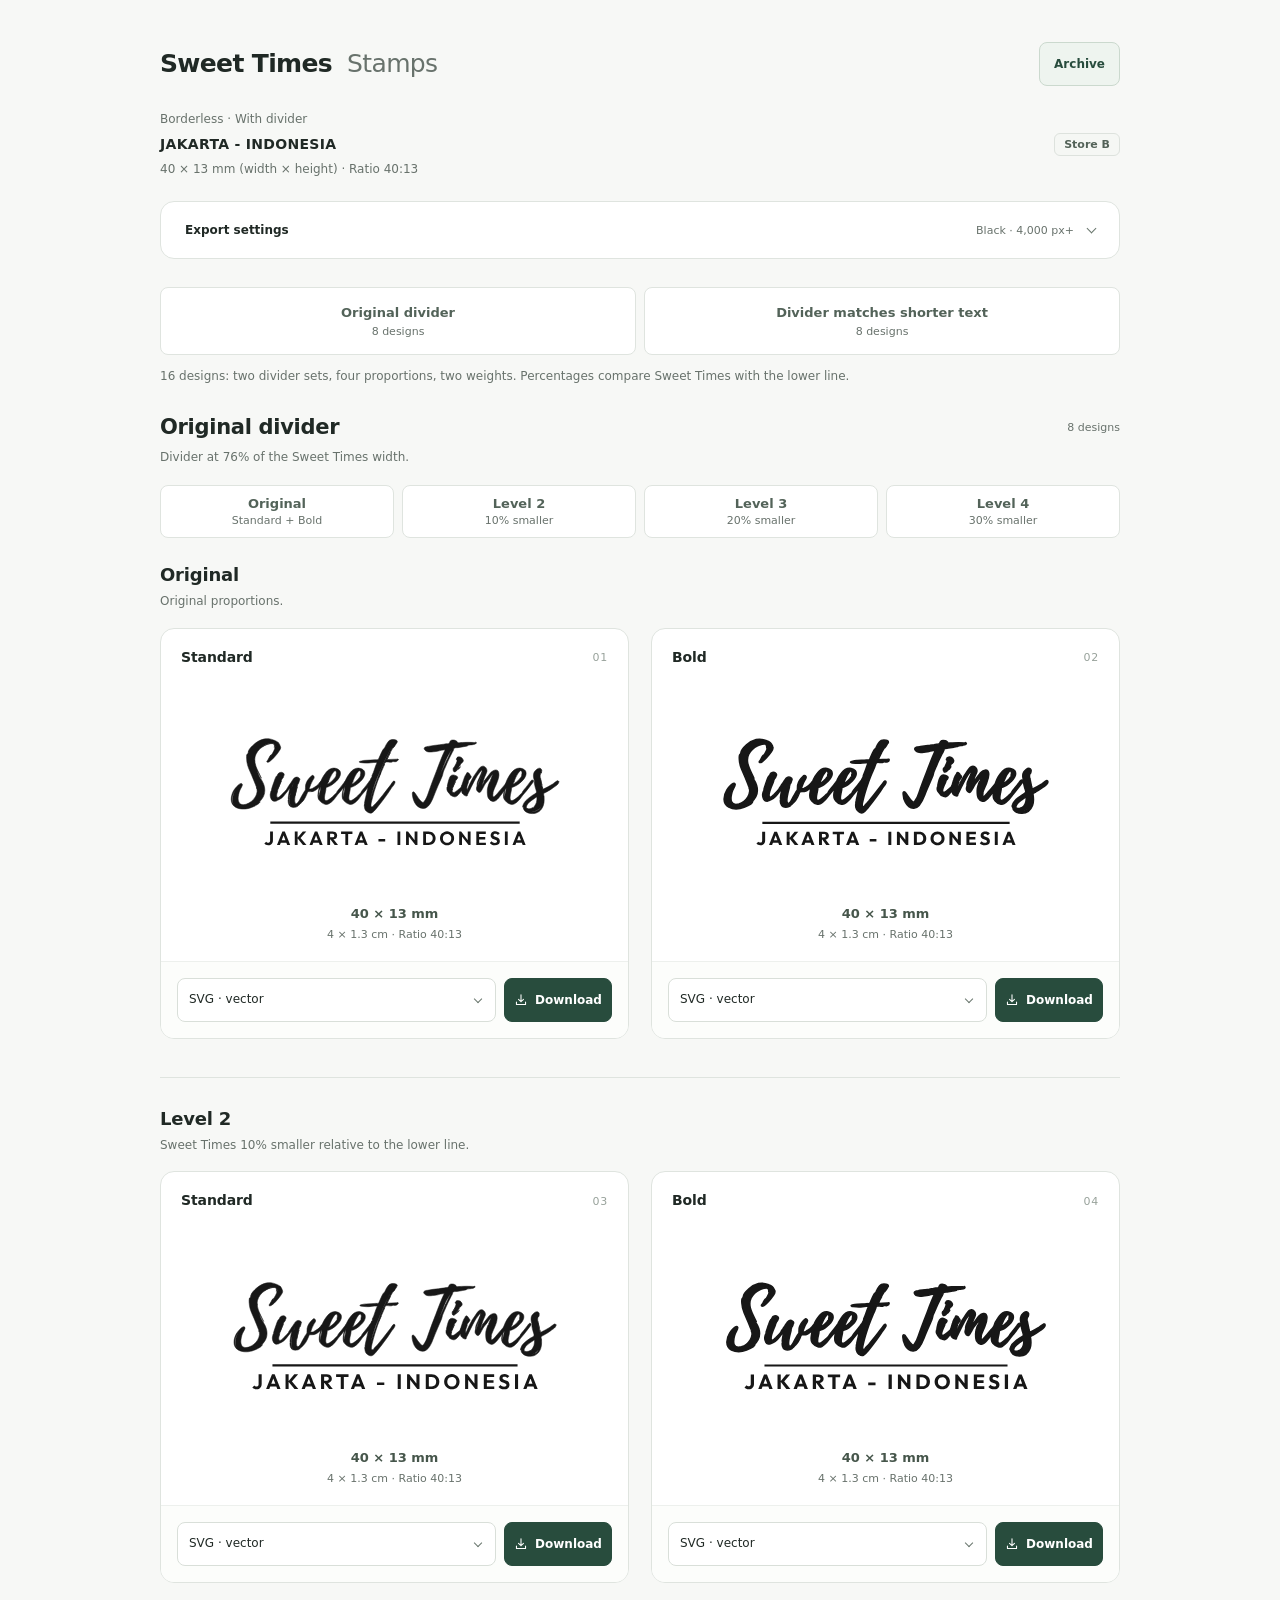
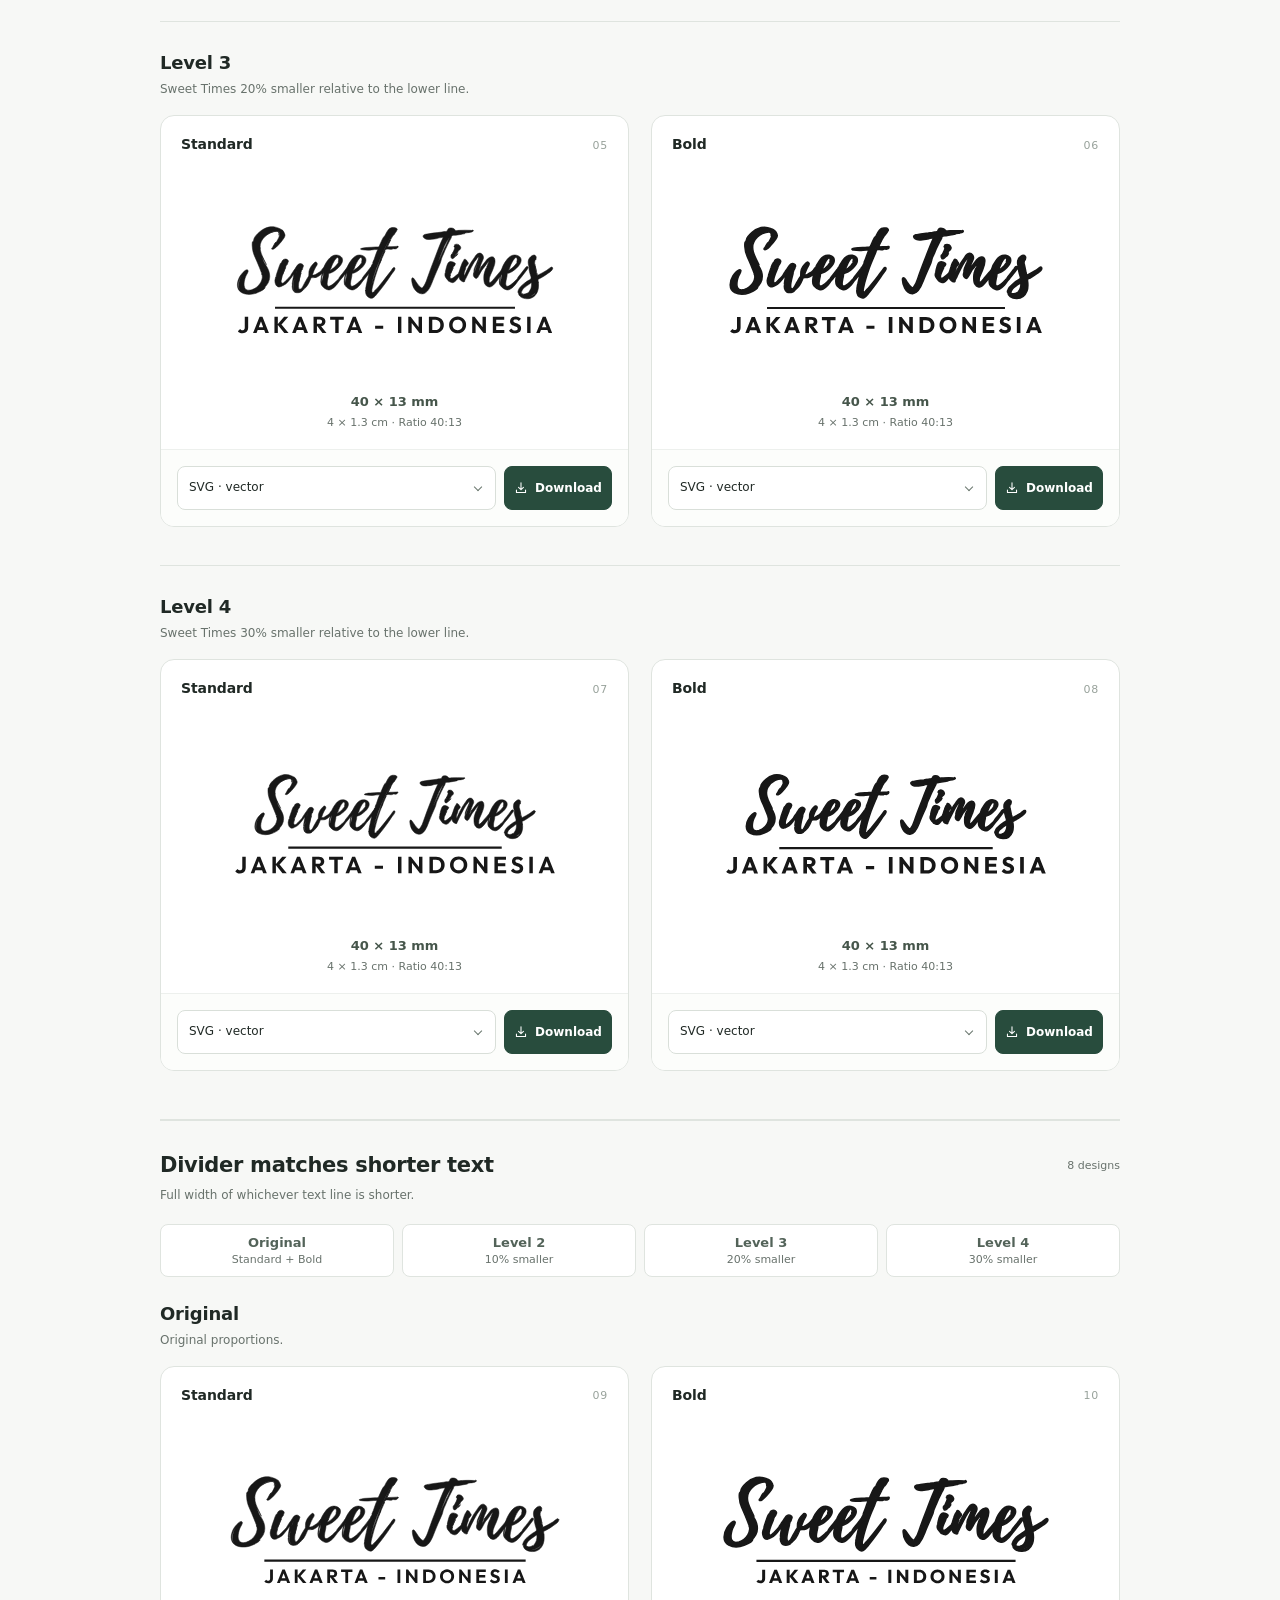
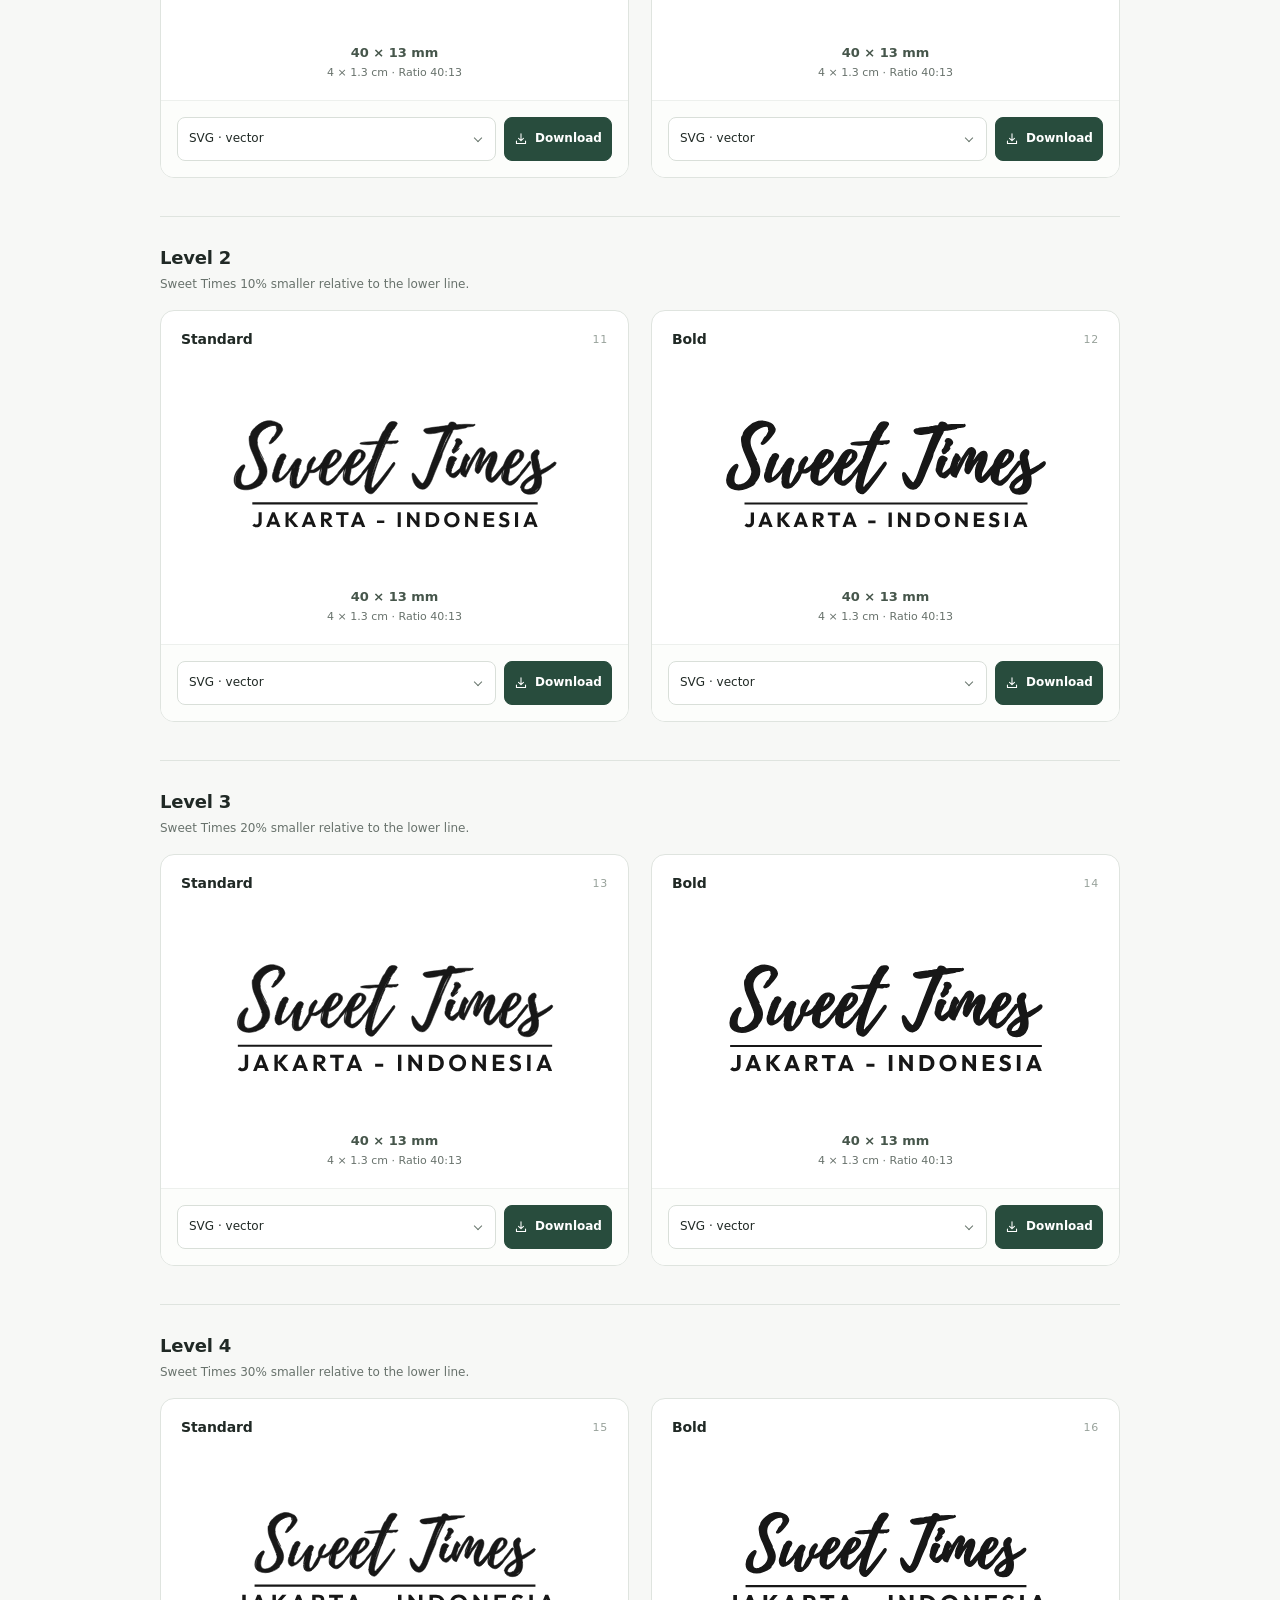
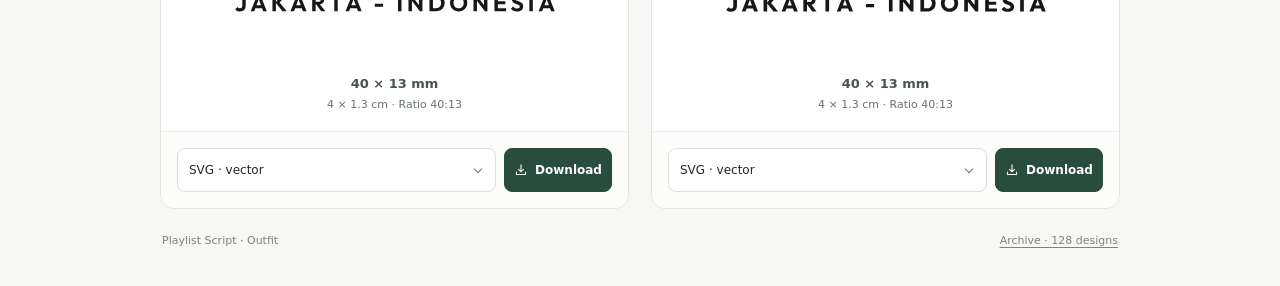
<file: index.html>
<!doctype html>
<html lang="en">
<head>
  <meta charset="utf-8">
  <meta name="viewport" content="width=device-width, initial-scale=1, viewport-fit=cover">
  <meta name="theme-color" content="#f7f8f6">
  <meta name="description" content="Sixteen Sweet Times stamp designs: two divider sets, four text proportions, and Standard and Bold lettering, with JAKARTA - INDONESIA at 40 × 13 mm.">
  <title>Sweet Times — Stamps</title>
  <link rel="icon" href="data:,">
  <link rel="stylesheet" href="./styles.css?v=focus-1">
  <link rel="stylesheet" href="./focus.css?v=shorter-divider-1">
  <script type="module" src="./focus.js?v=shorter-divider-1"></script>
</head>
<body>
  <main class="focus-page">
    <header class="page-header">
      <h1>Sweet Times <span>Stamps</span></h1>
      <a class="page-link" href="./archive.html">Archive</a>
    </header>
    <section class="focus-summary" aria-label="Stamp specifications">
      <div><p>Borderless · With divider</p><strong>JAKARTA - INDONESIA</strong><p>40 × 13 mm (width × height) · Ratio 40:13</p></div>
      <span class="store-badge">Store B</span>
    </section>
    <details class="settings-panel" id="export-settings">
      <summary><span>Export settings</span><span id="settings-summary">Black · 4,000 px+</span></summary>
      <form class="settings" id="settings" aria-label="Stamp settings">
        <div class="field">
          <label for="ink">Ink</label>
          <div class="select-field ink-field"><i id="ink-sample" aria-hidden="true"></i><select id="ink" name="ink"><option value="#171717">Black</option><option value="#193f69">Blue</option><option value="#9b3037">Red</option></select></div>
        </div>
        <div class="field">
          <label for="pixel-width">PNG / JPG minimum width</label>
          <div class="select-field"><select id="pixel-width" name="pixel-width" aria-describedby="resolution-note"><option value="2000">2,000 px</option><option value="4000" selected>4,000 px</option><option value="6000">6,000 px</option></select></div>
        </div>
        <div class="settings-bottom">
          <p id="resolution-note">SVG and PDF remain vector. Default PNG / JPG: 4,000 × 1,300 px.</p>
          <label class="preview-toggle"><input type="checkbox" id="checkerboard"><span class="toggle-track" aria-hidden="true"></span><span>Transparent preview</span></label>
          <button type="button" class="reset-button" id="reset-settings" aria-label="Reset stamp settings">Reset</button>
        </div>
      </form>
    </details>
    <nav class="collection-navigation divider-navigation" aria-label="Divider sets">
      <a href="#original-divider"><strong>Original divider</strong><span>8 designs</span></a>
      <a href="#shorter-text-divider"><strong>Divider matches shorter text</strong><span>8 designs</span></a>
    </nav>
    <p class="focus-note">16 designs: two divider sets, four proportions, two weights. Percentages compare Sweet Times with the lower line.</p>
    <p class="page-error" id="page-error" role="alert" hidden></p>
    <div class="gallery focus-gallery" id="gallery" aria-label="Sixteen stamp designs" aria-busy="true"><p class="loading">Loading designs…</p></div>
    <footer><span>Playlist Script · Outfit</span><a href="./archive.html">Archive · 128 designs</a></footer>
  </main>
  <p class="toast" id="toast" role="status" aria-live="polite" aria-atomic="true"></p>
  <noscript><p class="noscript">Enable JavaScript to preview and download the stamps.</p></noscript>
</body>
</html>
</file>
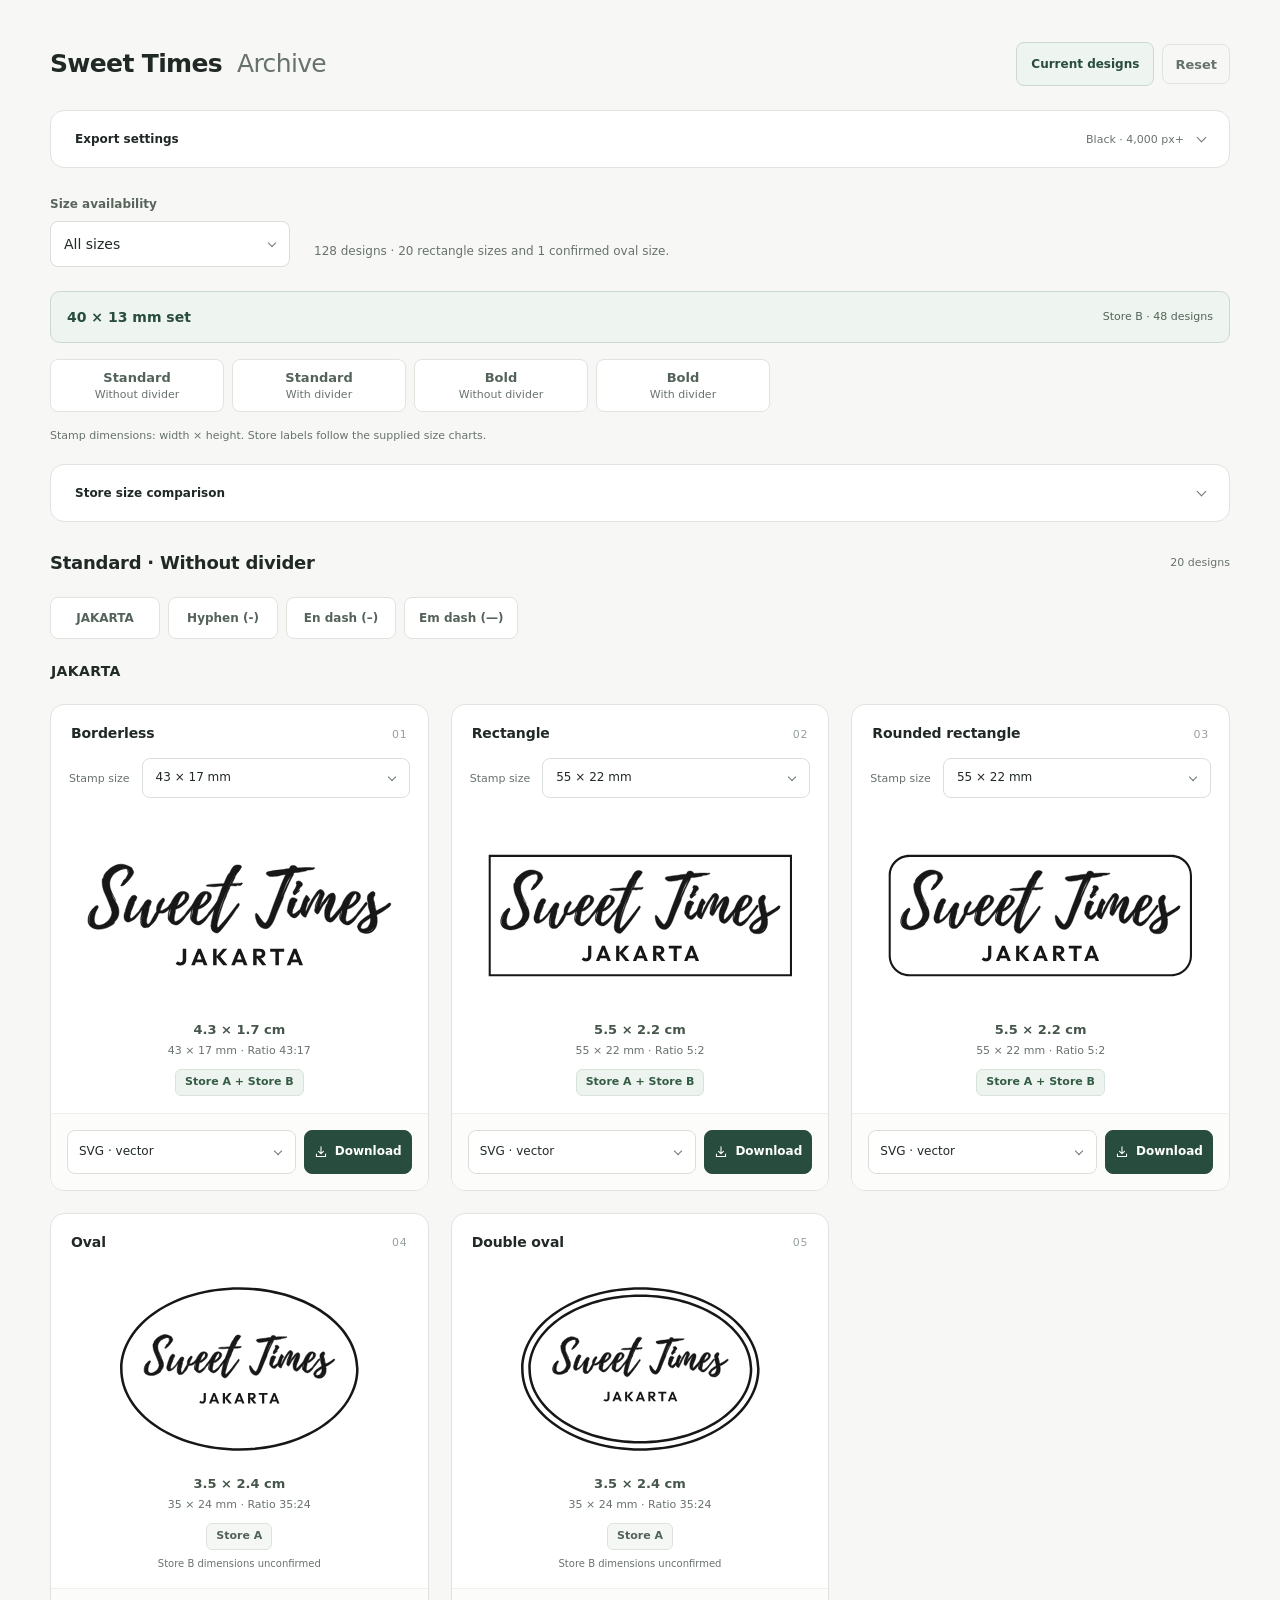
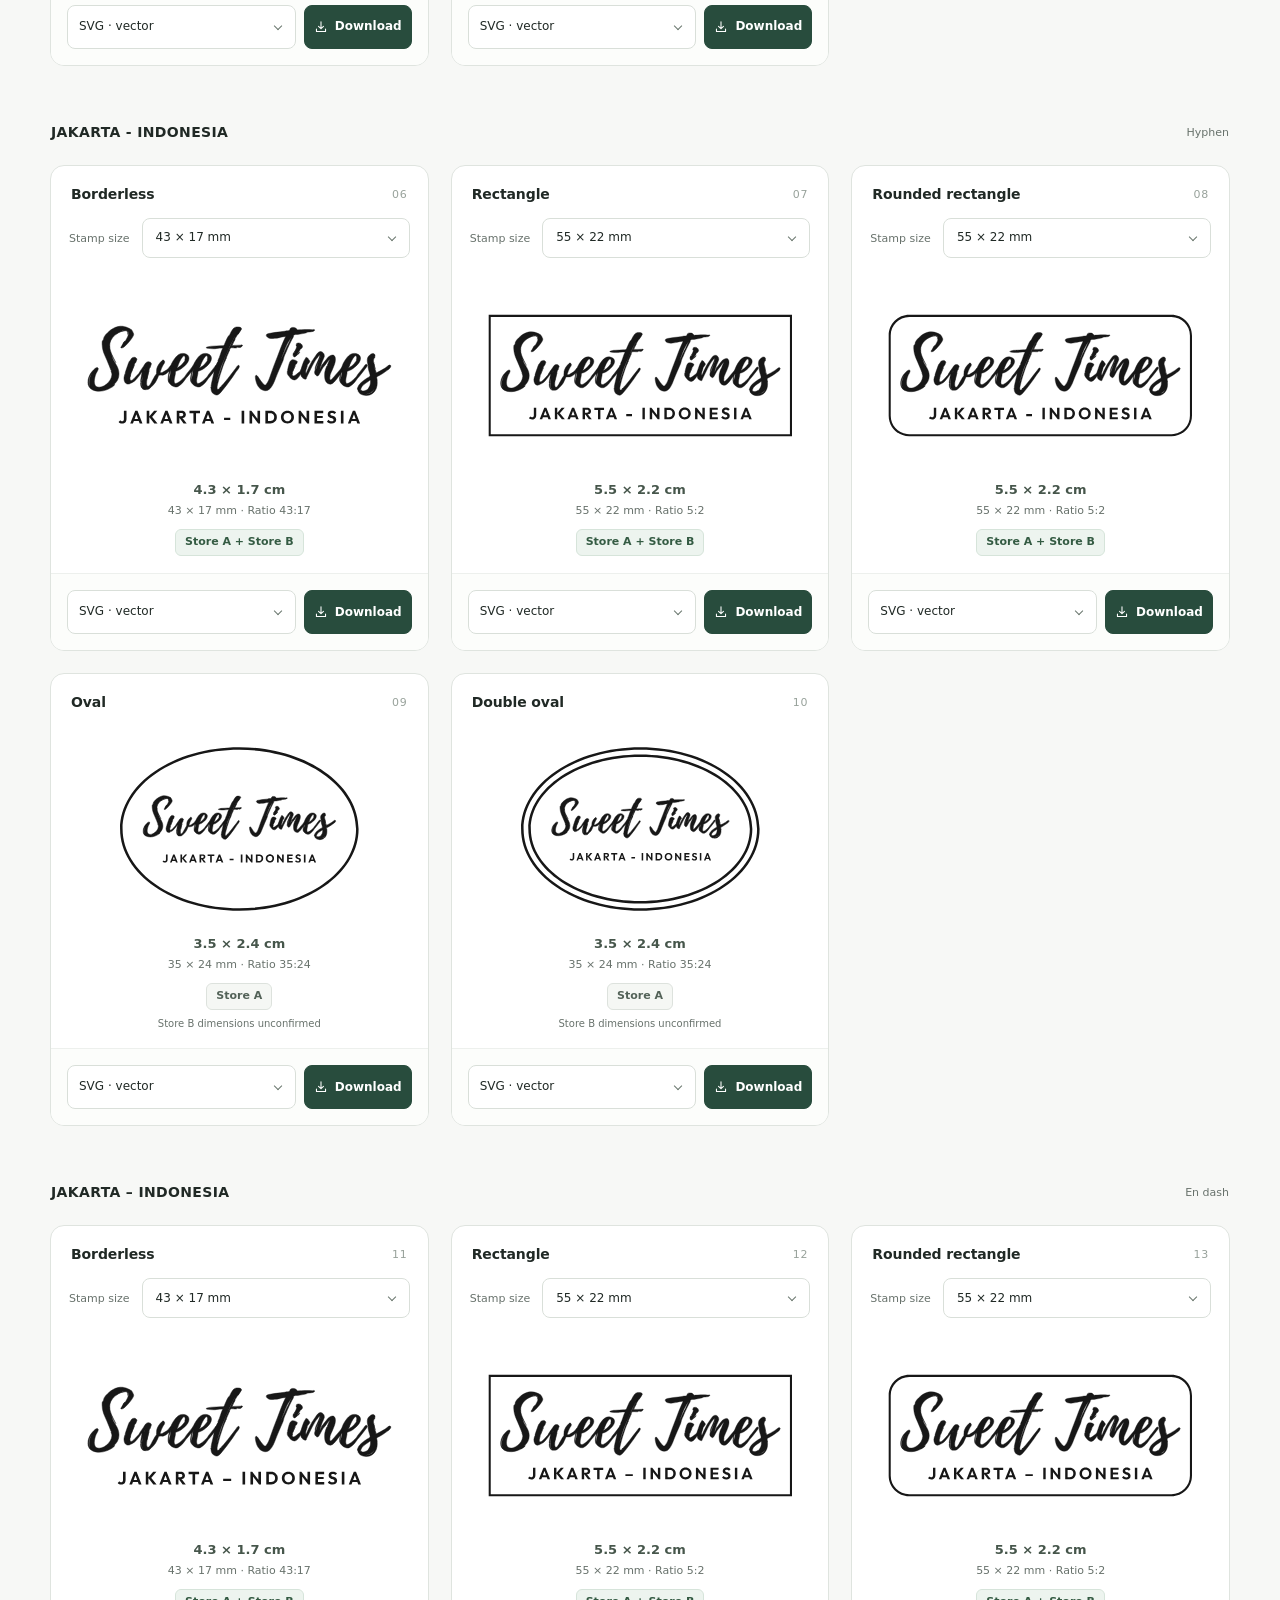
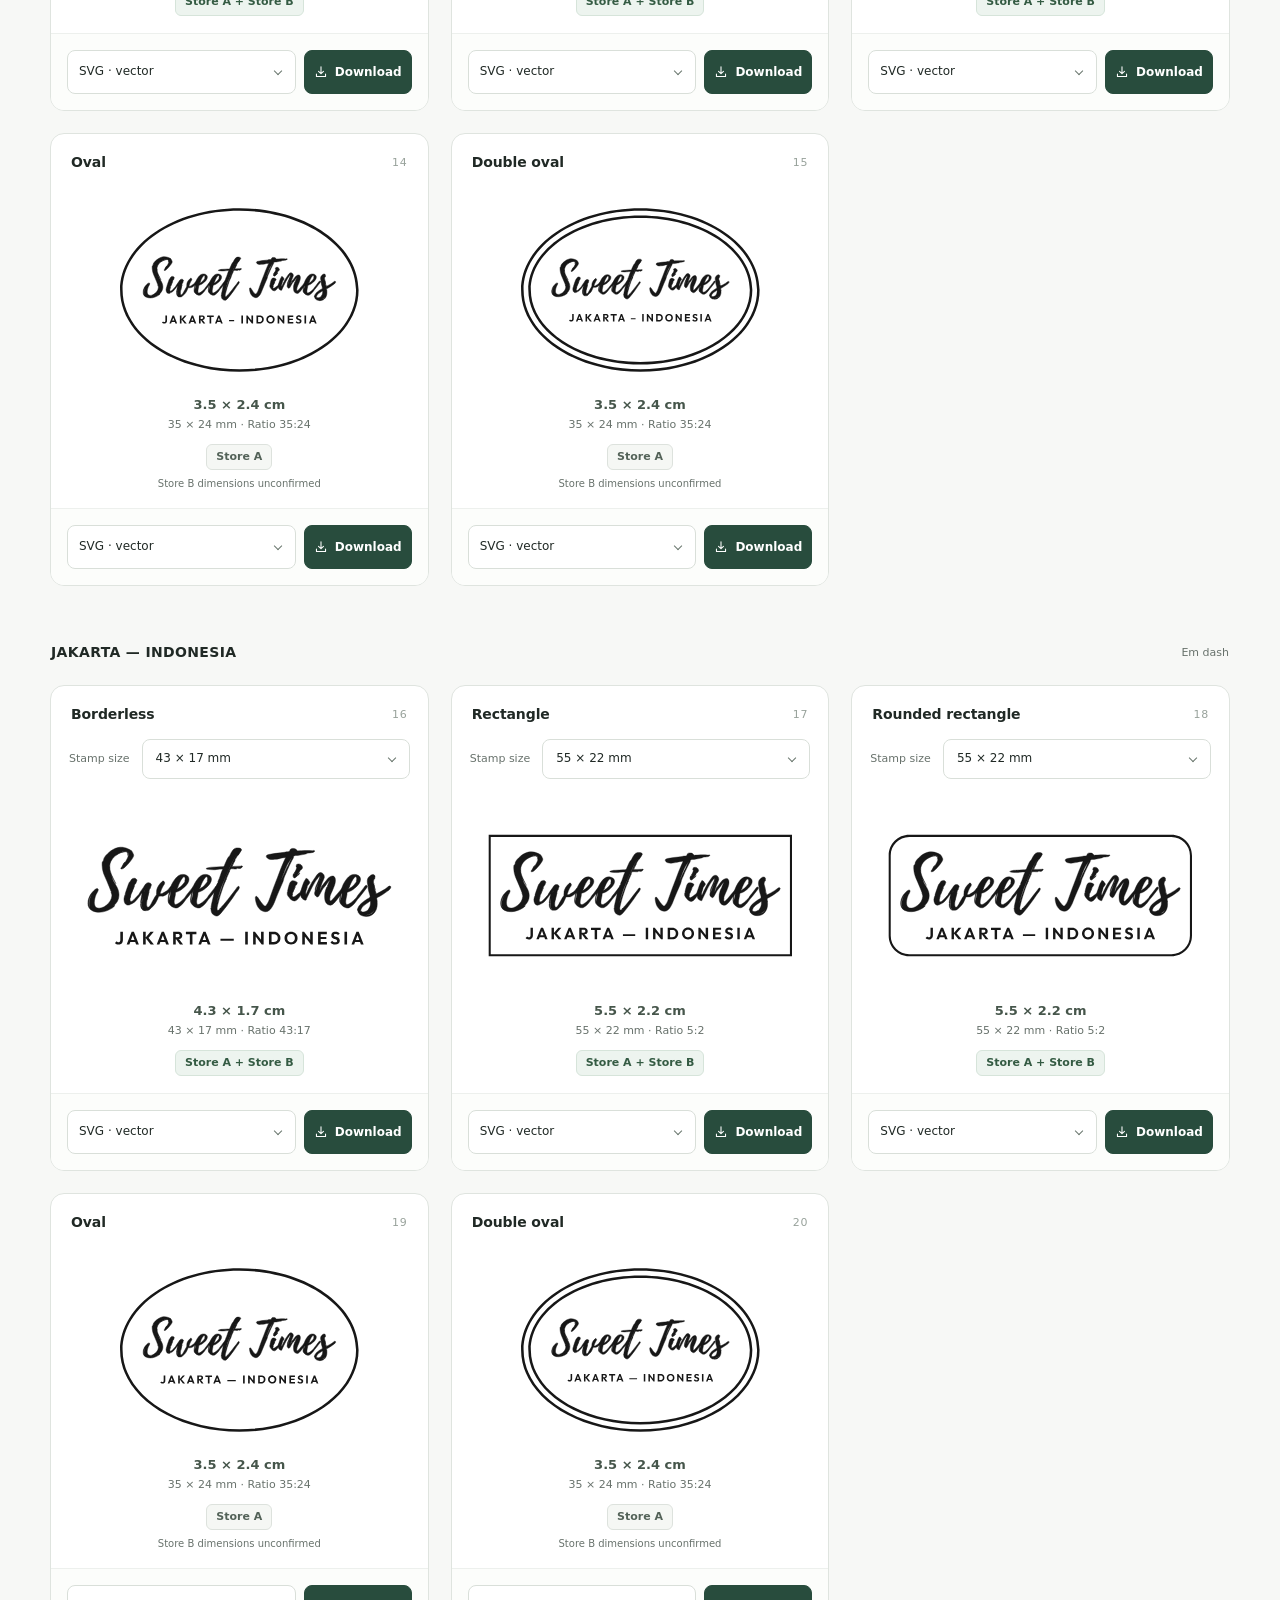
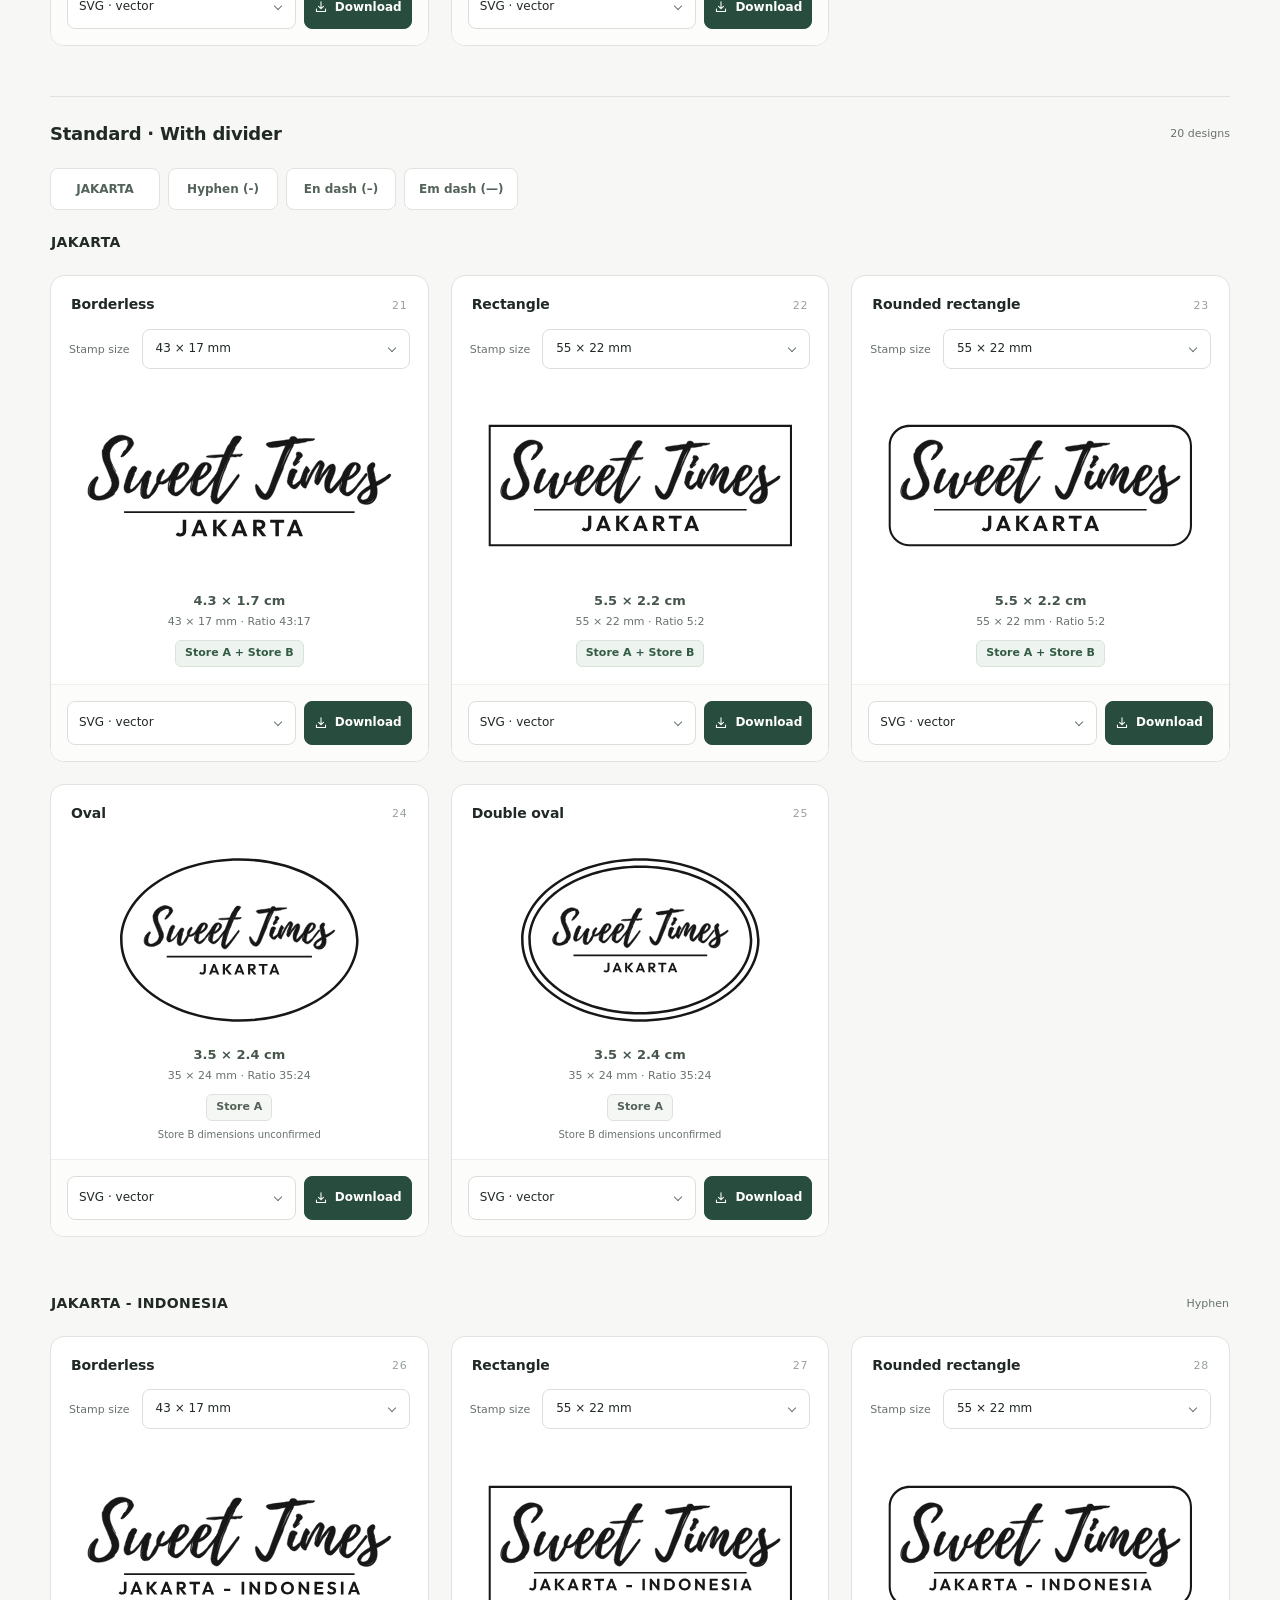
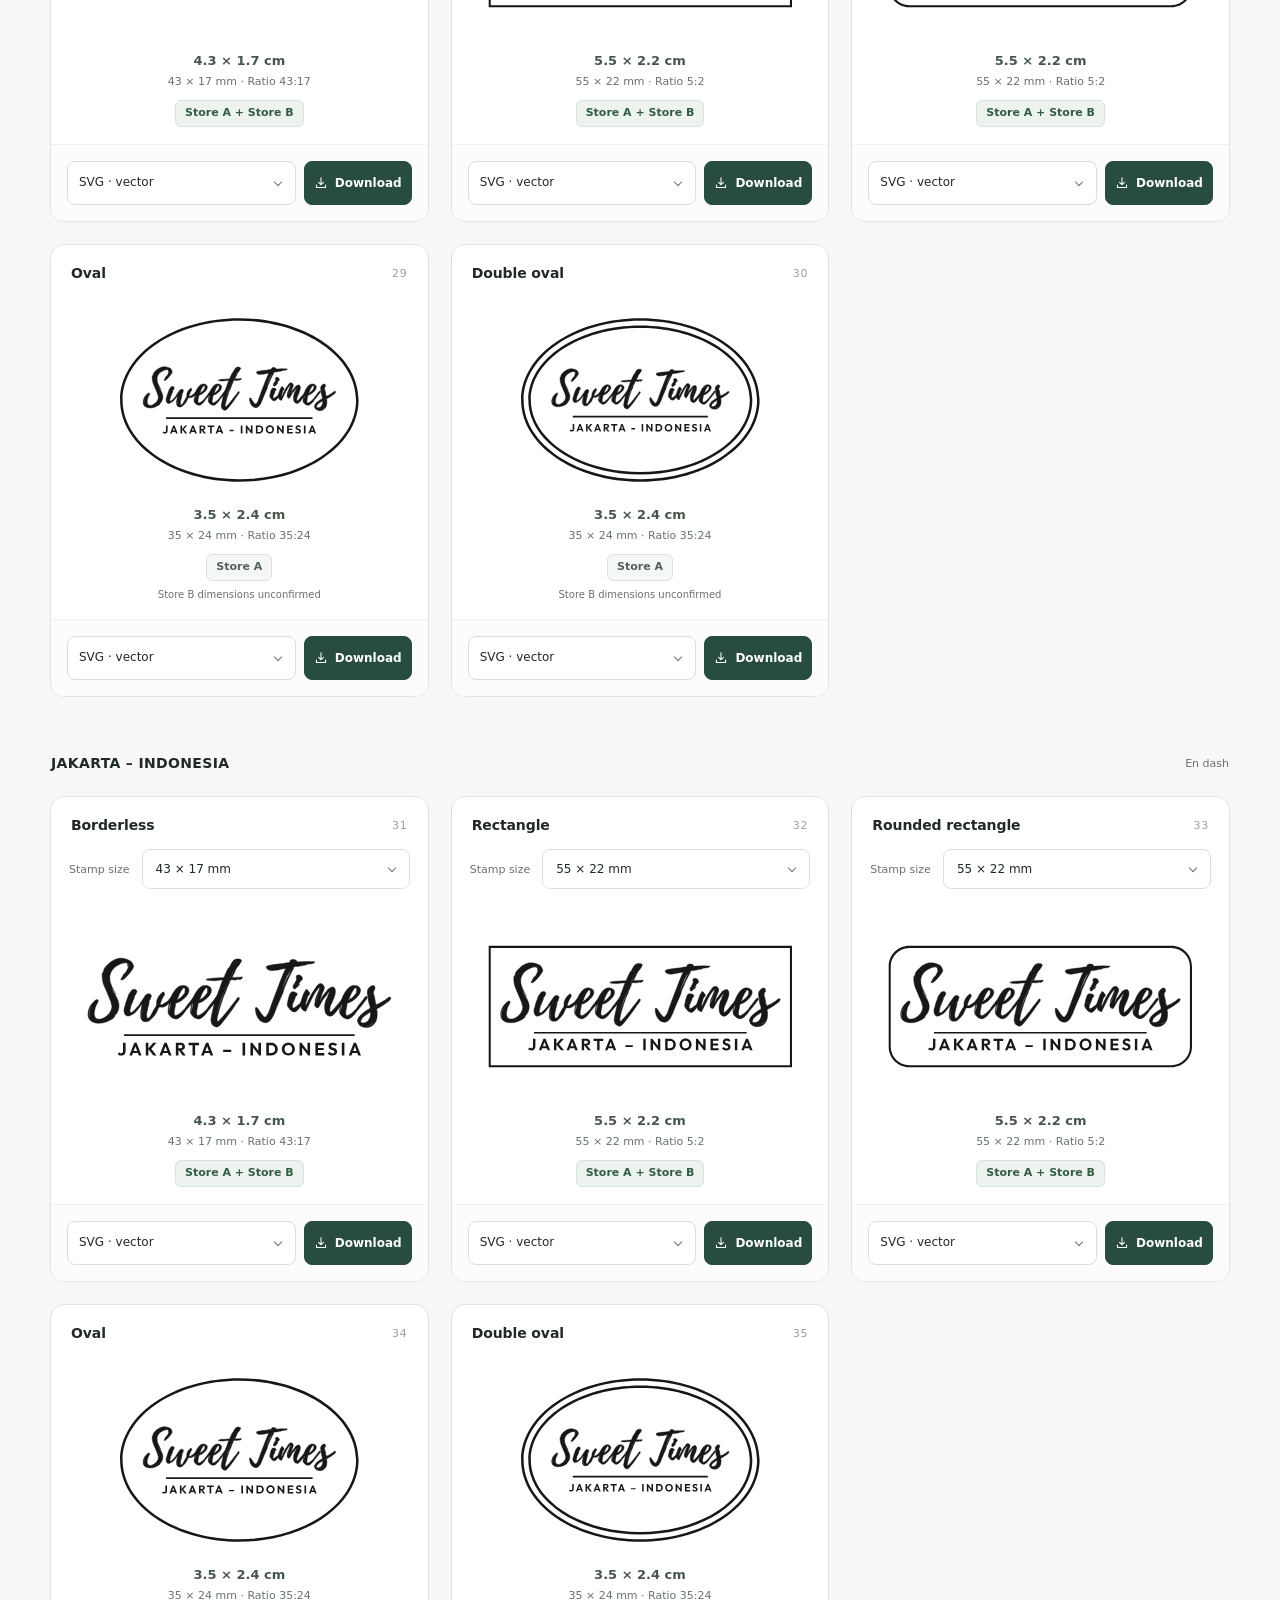
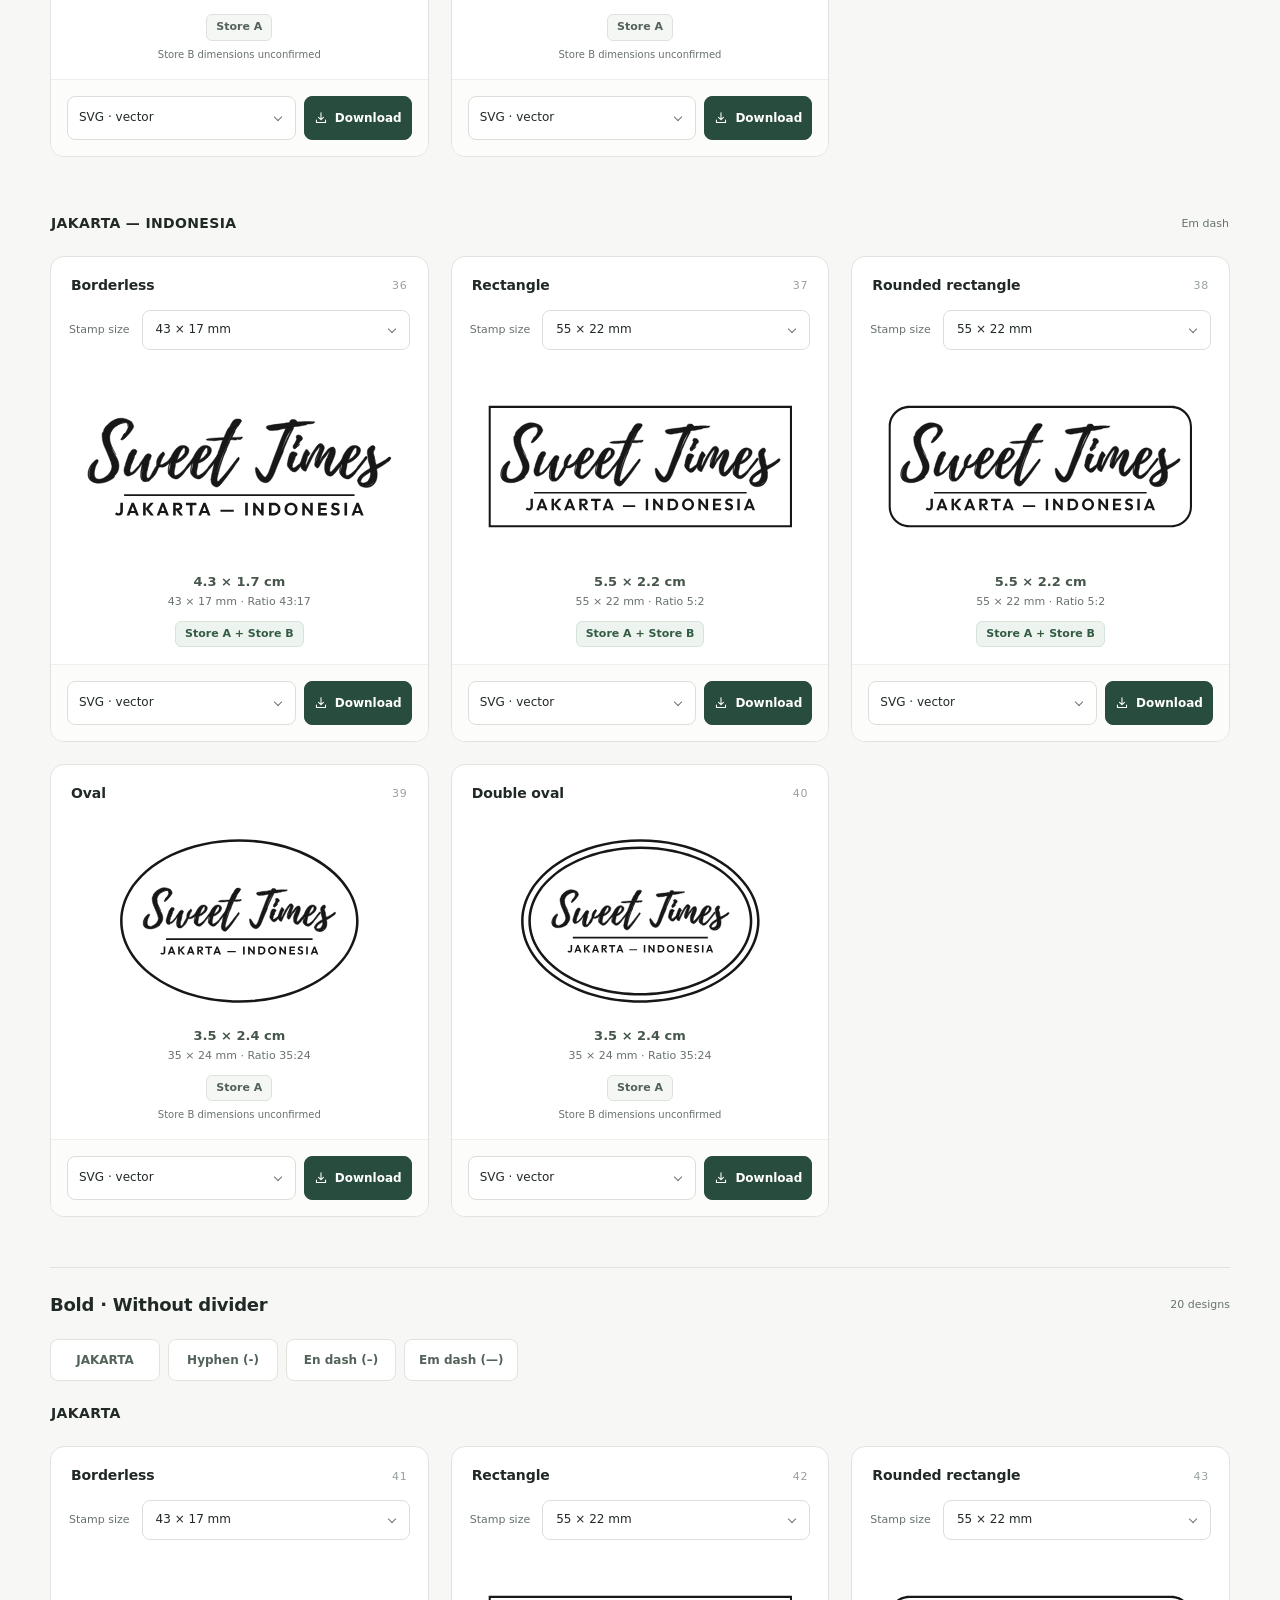
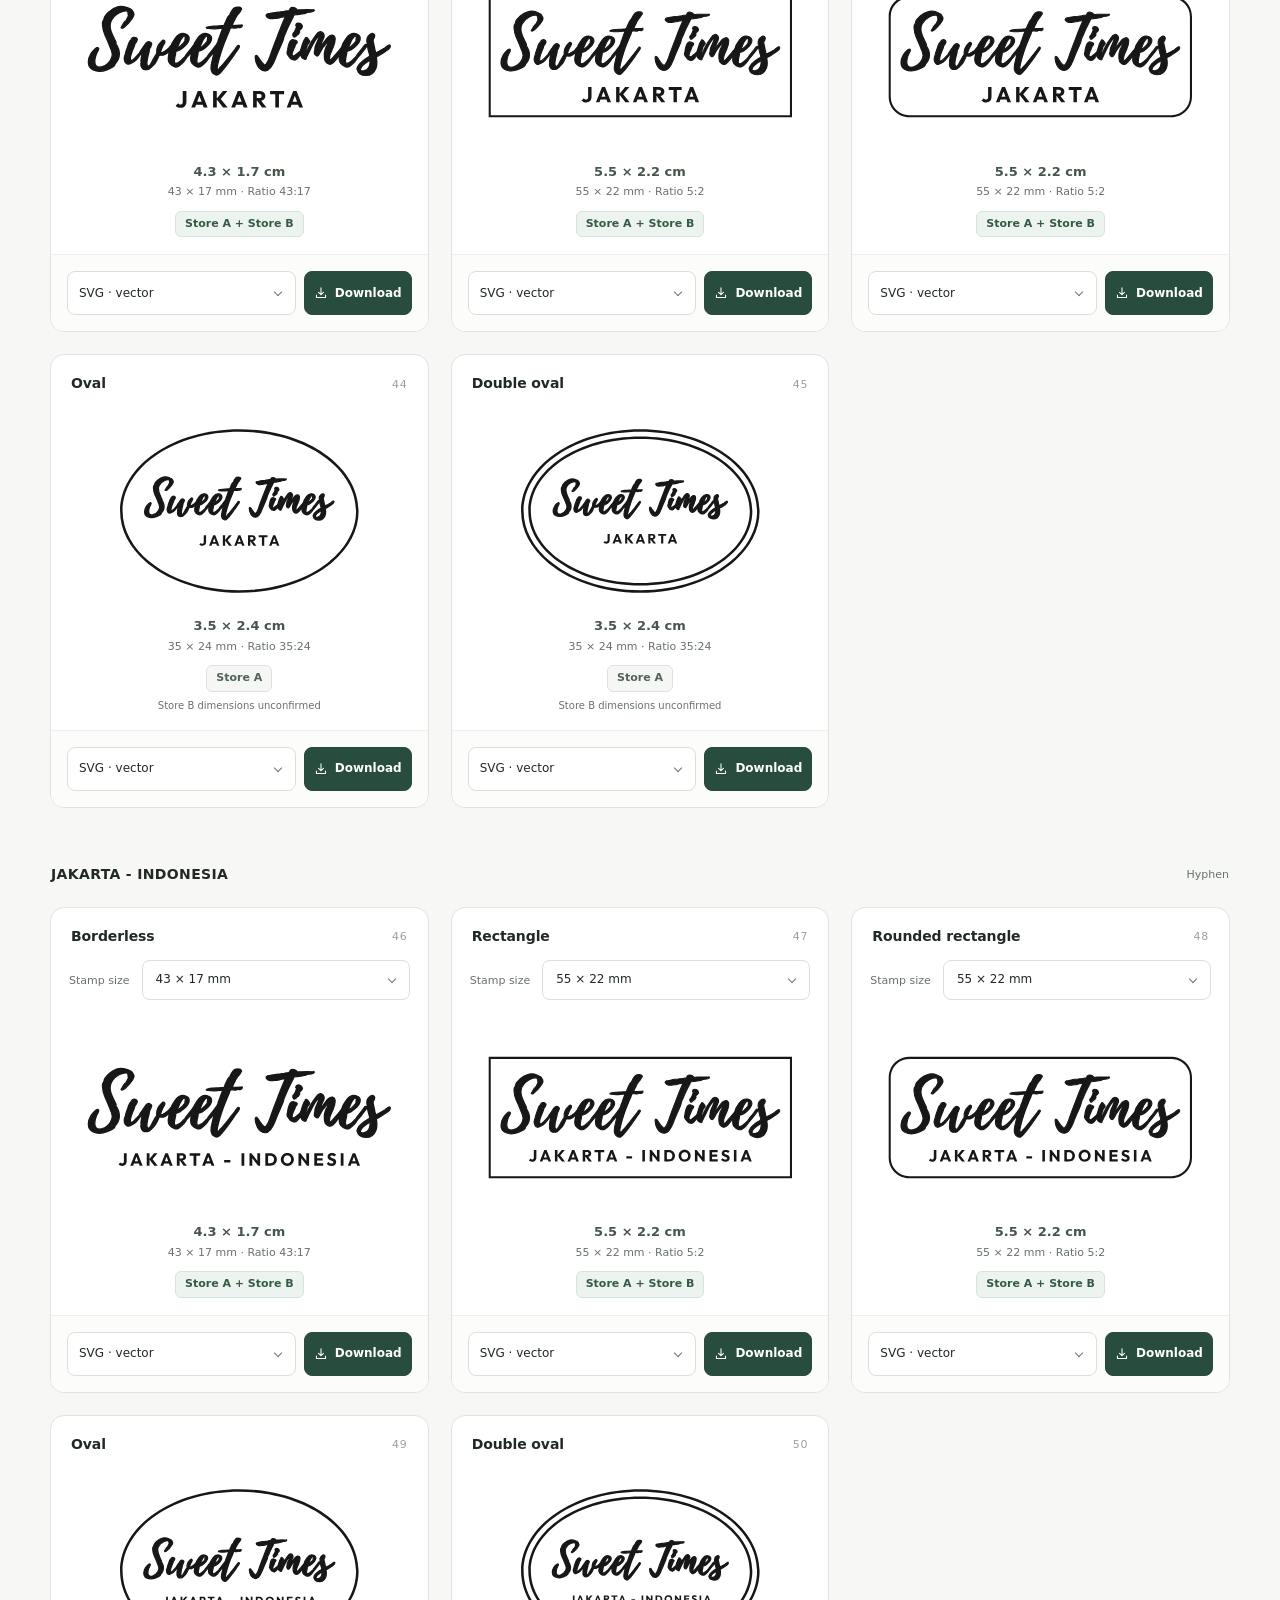
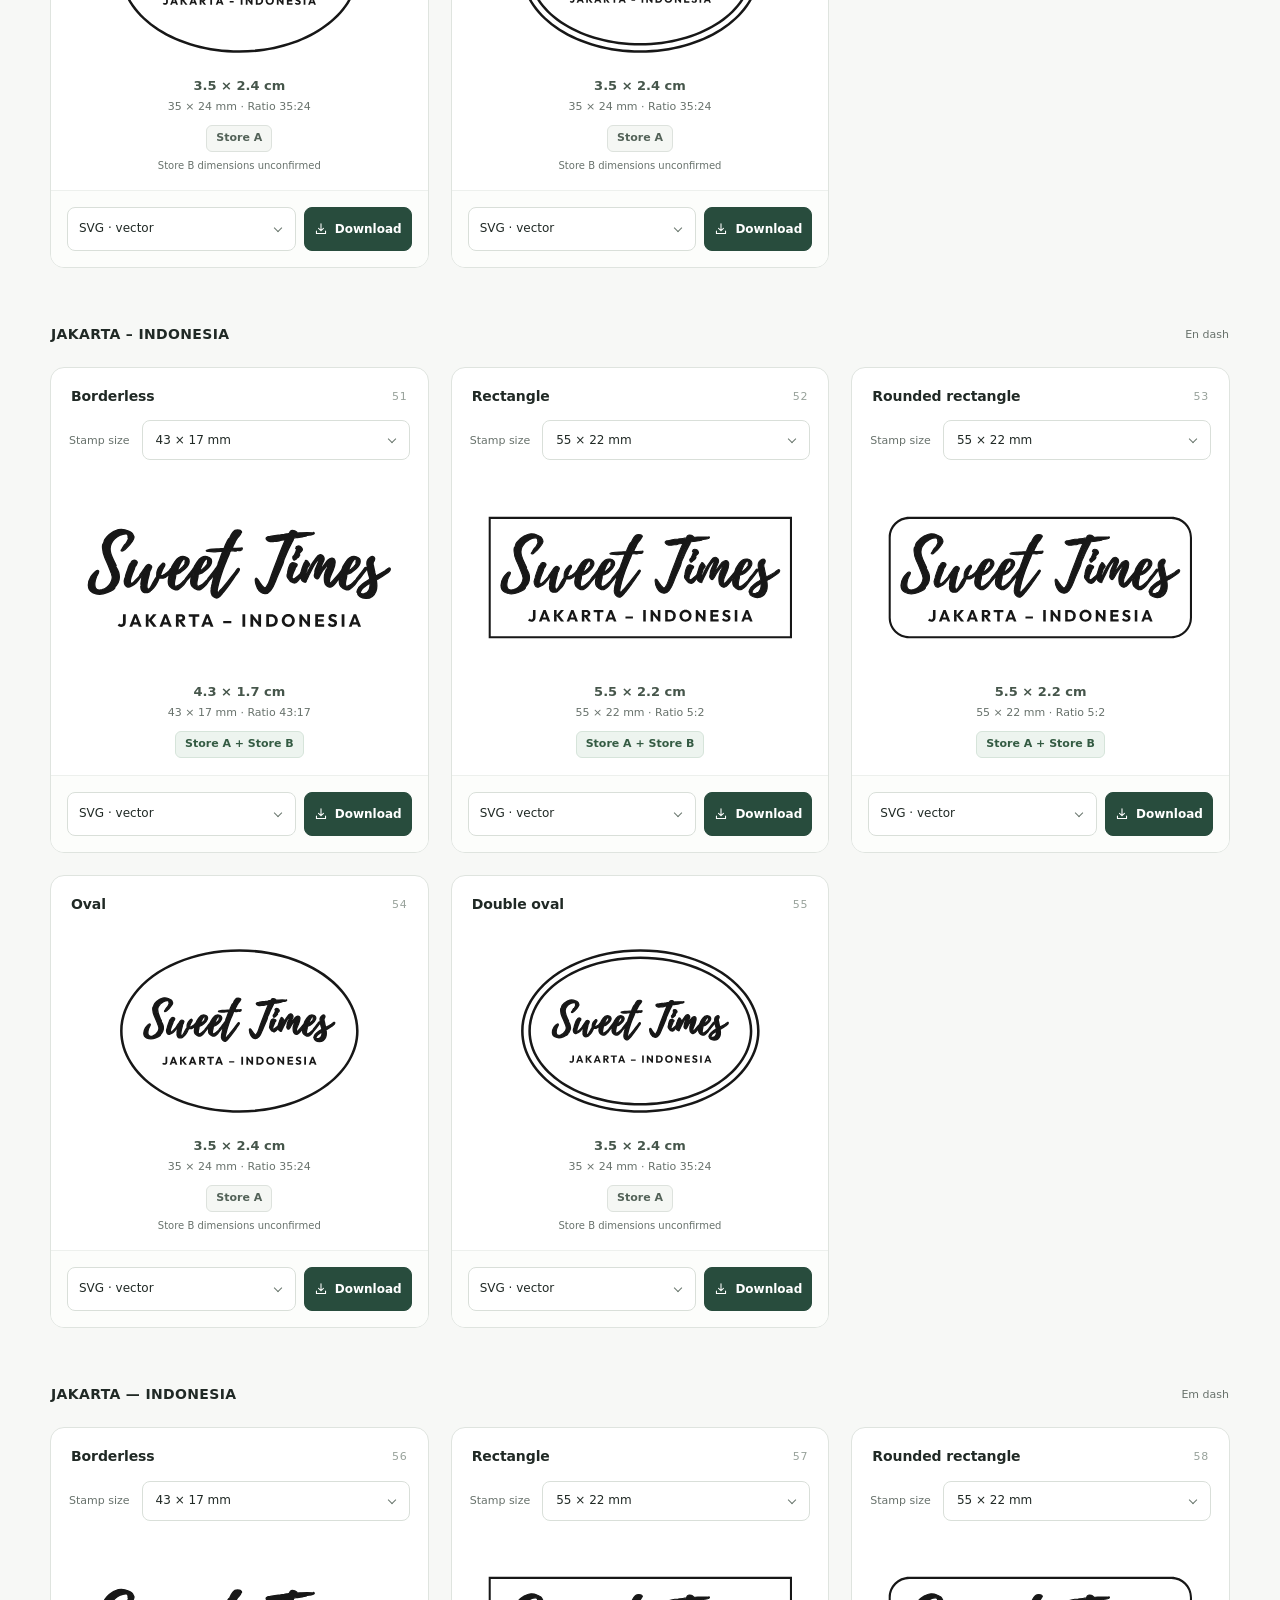
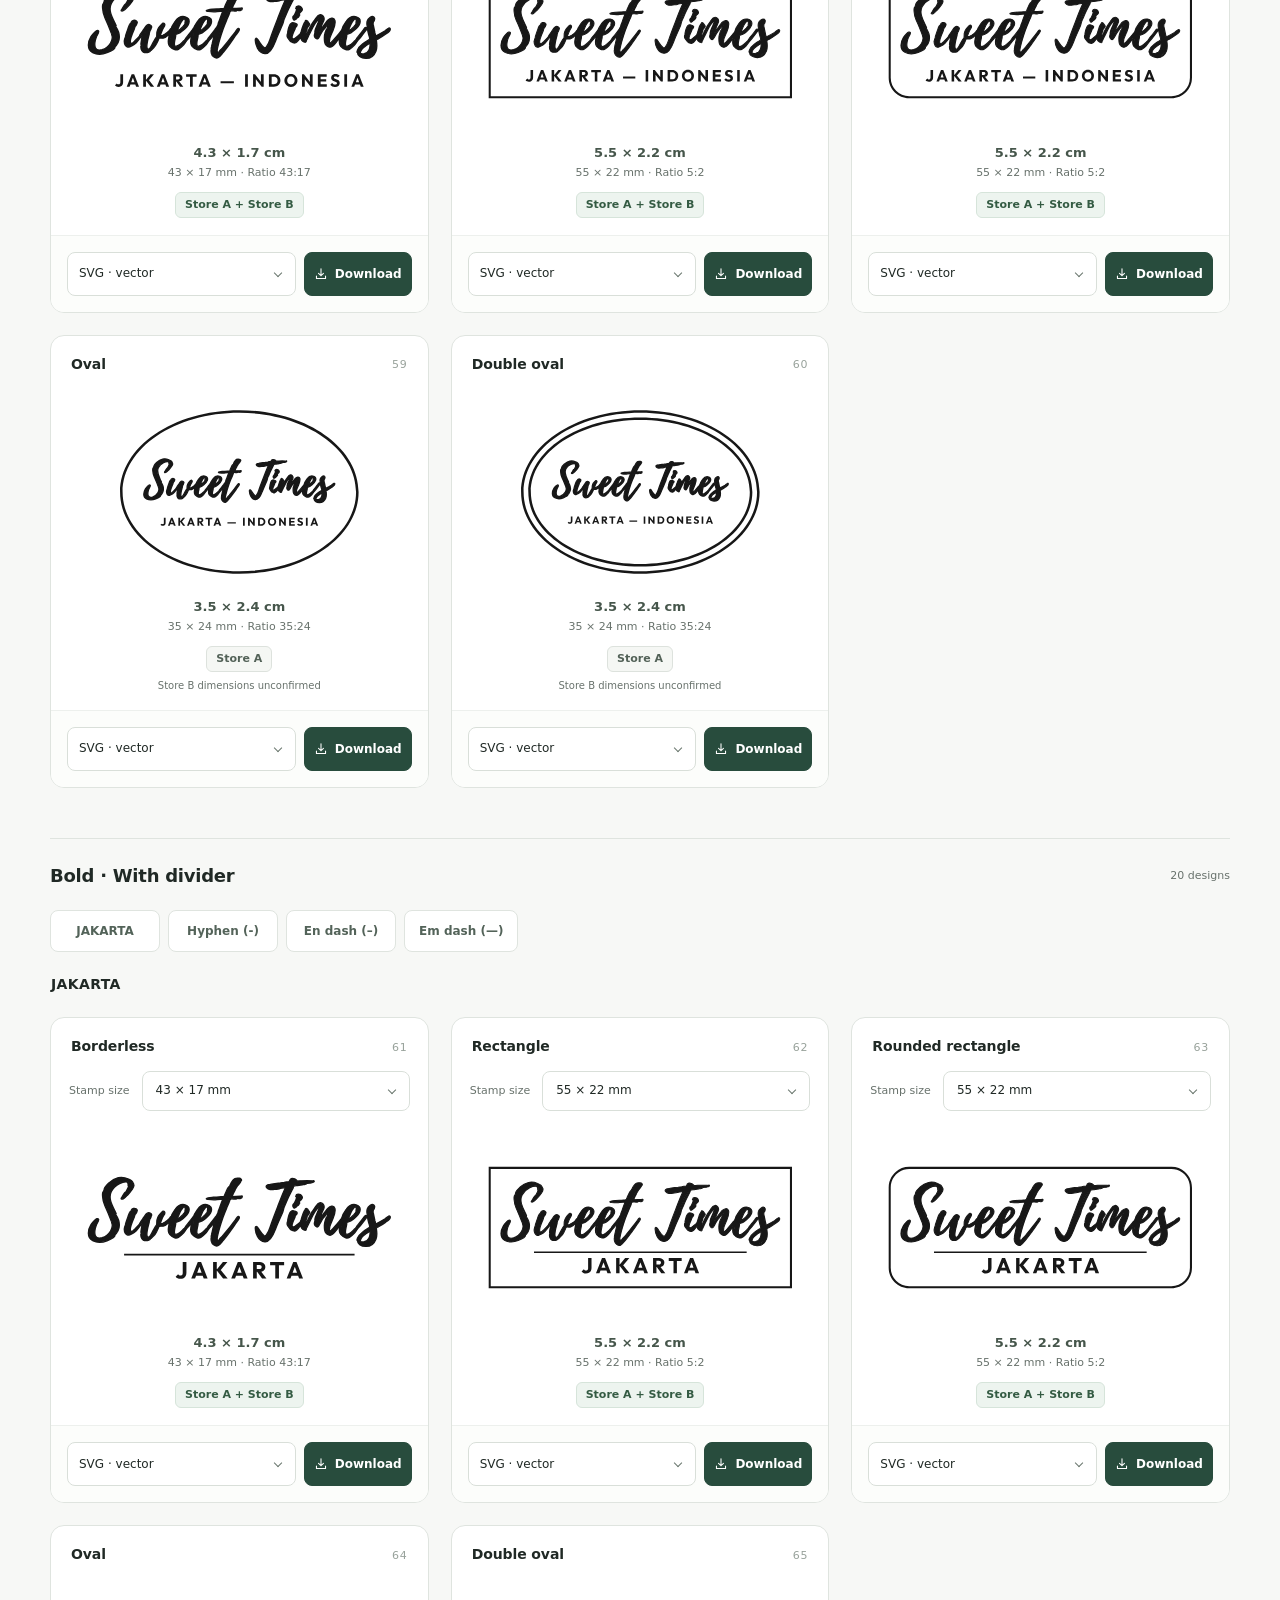
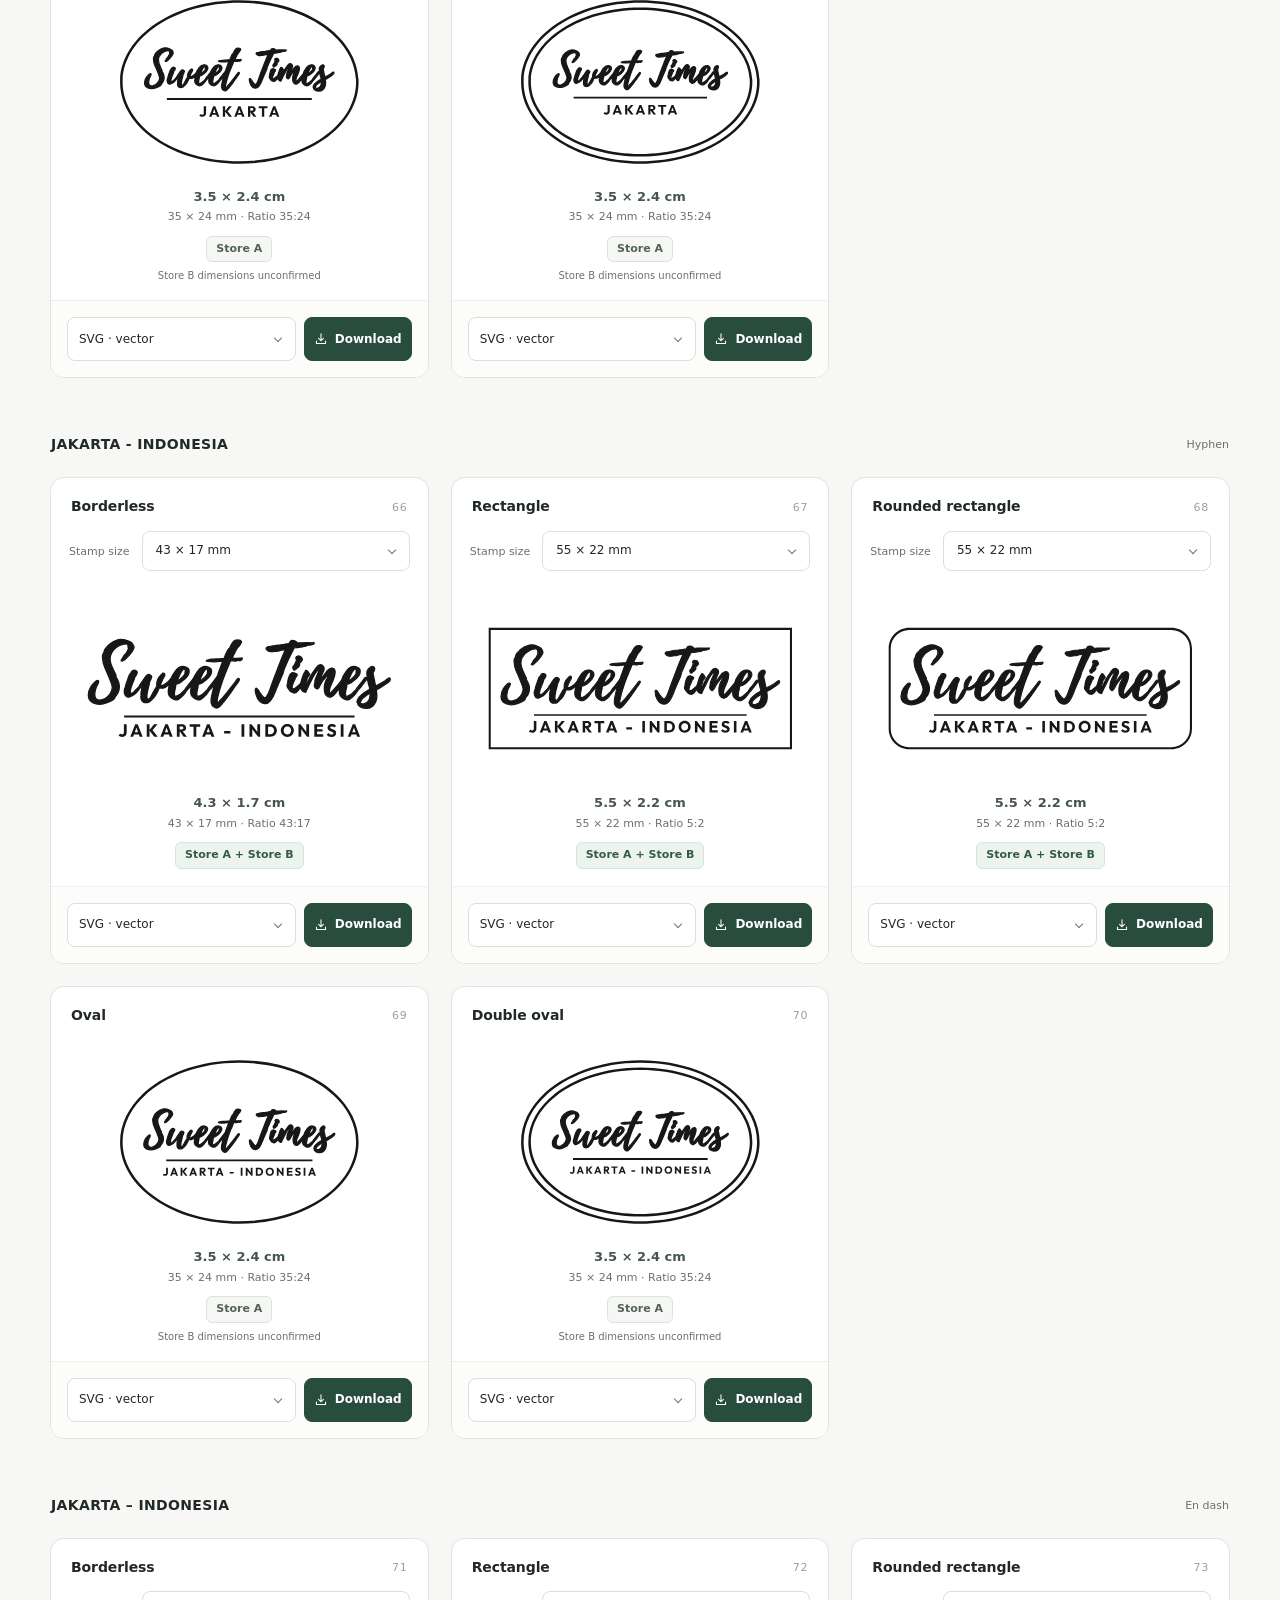
<file: archive.html>
<!doctype html>
<html lang="en">
<head>
  <meta charset="utf-8">
  <meta name="viewport" content="width=device-width, initial-scale=1, viewport-fit=cover">
  <meta name="theme-color" content="#f7f8f6">
  <meta name="description" content="Archived Sweet Times stamp designs with Store A and Store B size options, standard and bold lettering, and SVG, PDF, PNG and JPG downloads.">
  <title>Sweet Times — Stamp archive</title>
  <link rel="icon" href="data:,">
  <link rel="stylesheet" href="./styles.css?v=focus-1">
  <script type="module" src="./app.js?v=shorter-divider-1"></script>
</head>
<body>
  <main>
    <header class="page-header">
      <h1>Sweet Times <span>Archive</span></h1>
      <div class="page-actions">
        <a class="page-link" href="./">Current designs</a>
        <button type="button" class="reset-button" id="reset" aria-label="Reset stamp settings">Reset</button>
      </div>
    </header>

    <details class="settings-panel" id="export-settings">
    <summary><span>Export settings</span><span id="settings-summary">Black · 4,000 px+</span></summary>
    <form class="settings" id="settings" aria-label="Stamp settings">
      <div class="field">
        <label for="ink">Ink</label>
        <div class="select-field ink-field"><i id="ink-sample" aria-hidden="true"></i><select id="ink" name="ink"><option value="#171717">Black</option><option value="#193f69">Blue</option><option value="#9b3037">Red</option></select></div>
      </div>
      <div class="field">
        <label for="pixel-width">PNG / JPG minimum width</label>
        <div class="select-field"><select id="pixel-width" name="pixel-width" aria-describedby="resolution-note"><option value="2000">2,000 px</option><option value="4000" selected>4,000 px</option><option value="6000">6,000 px</option></select></div>
      </div>
      <div class="field">
        <label for="border">Border thickness</label>
        <div class="select-field"><select id="border" name="border"><option value="0.25">0.25 mm</option><option value="0.35" selected>0.35 mm</option><option value="0.5">0.50 mm</option></select></div>
      </div>
      <div class="settings-bottom">
        <p id="resolution-note">Image dimensions round up to preserve the exact aspect ratio. SVG and PDF remain vector.</p>
        <label class="preview-toggle"><input type="checkbox" id="checkerboard"><span class="toggle-track" aria-hidden="true"></span><span>Transparent preview</span></label>
      </div>
    </form>
    </details>

    <section class="availability-controls" aria-label="Store size availability">
      <div class="field">
        <label for="size-availability">Size availability</label>
        <div class="select-field"><select id="size-availability" aria-describedby="availability-status" disabled><option value="all">All sizes</option><option value="shared">Both stores</option><option value="a-only">Store A only</option><option value="b-only">Store B only</option></select></div>
      </div>
      <p id="availability-status" role="status" aria-live="polite" aria-atomic="true"></p>
    </section>

    <a class="fixed-size-link" href="?store=b-only#size-40x13"><strong>40 × 13 mm set</strong><span>Store B · 48 designs</span></a>
    <nav class="collection-navigation" aria-label="Stamp collections">
      <a href="#without-divider"><strong>Standard</strong><span>Without divider</span></a>
      <a href="#with-divider"><strong>Standard</strong><span>With divider</span></a>
      <a href="#bold-without-divider"><strong>Bold</strong><span>Without divider</span></a>
      <a href="#bold-with-divider"><strong>Bold</strong><span>With divider</span></a>
    </nav>
    <p class="gallery-note">Stamp dimensions: width × height. Store labels follow the supplied size charts.</p>
    <details class="settings-panel store-panel">
      <summary><span>Store size comparison</span></summary>
      <div class="store-comparison">
        <p>Store A: first supplier. Store B: second supplier. All sizes below are in mm.</p>
        <table>
          <thead><tr><th scope="col">Shape</th><th scope="col">Store A</th><th scope="col">Store B</th></tr></thead>
          <tbody>
            <tr><th scope="row">Rectangle</th><td>7 sizes</td><td>19 sizes</td></tr>
            <tr><th scope="row">Oval</th><td>35 × 24</td><td>Oval 1/45 and Oval 1/50<br>Printing dimensions unconfirmed</td></tr>
            <tr><th scope="row">Circle</th><td>Ø 25, 28, 35</td><td>Ø 23, 28, 35, 40, 45</td></tr>
            <tr><th scope="row">Square</th><td>30 × 30, 35 × 35</td><td>Not listed</td></tr>
          </tbody>
        </table>
        <p>Six rectangle sizes are shared: 43 × 17, 43 × 22, 43 × 27, 55 × 13, 55 × 17, and 55 × 22. Size menus in the original collections include all 20 rectangle sizes across both stores. The 40 × 13 mm set uses a fixed Store B size.</p>
        <p>Store B lists “Oval 1/45” and “Oval 1/50” without both dimensions. Its oval proportions cannot be confirmed. Store A’s larger oval also has an unclear dimension.</p>
      </div>
    </details>
    <p class="page-error" id="page-error" role="alert" hidden></p>
    <div class="gallery" id="gallery" aria-label="Stamp designs" aria-busy="true">
      <p class="loading">Loading designs…</p>
    </div>
    <footer><span>Playlist Script · Outfit</span><span>SVG and PDF use outlined lettering.</span></footer>
  </main>
  <p class="toast" id="toast" role="status" aria-live="polite" aria-atomic="true"></p>
  <noscript><p class="noscript">Enable JavaScript to preview and download the stamps.</p></noscript>
</body>
</html>
</file>
<file: styles.css>
:root{color-scheme:light;--ink:#202925;--muted:#68726c;--line:#dfe4df;--paper:#fff;--canvas:#f7f8f6;--accent:#284c3d;--focus:#476e5b;--radius:14px;font-family:Inter,"Segoe UI",system-ui,-apple-system,BlinkMacSystemFont,sans-serif;color:var(--ink);background:var(--canvas);font-synthesis:none;text-rendering:optimizeLegibility;-webkit-font-smoothing:antialiased}
*,*::before,*::after{box-sizing:border-box;-webkit-tap-highlight-color:transparent}
body{margin:0;min-width:280px}
button,input,select{font:inherit;color:inherit}
button,select,summary,.set-navigation a,.collection-navigation a,.fixed-size-link,.page-link,label.preview-toggle,.stamp-preview{-webkit-touch-callout:none;-webkit-user-select:none;user-select:none}
button,select,summary,.set-navigation a,.collection-navigation a,.fixed-size-link,.page-link,input[type="checkbox"]{touch-action:manipulation}
input[type="number"]{-webkit-user-select:text;user-select:text}
button{cursor:pointer}
button:disabled{cursor:wait;opacity:.65}
button:focus:not(:focus-visible),select:focus:not(:focus-visible),input:focus:not(:focus-visible){outline:none}
:focus-visible{outline:2px solid var(--focus);outline-offset:4px}
::selection{background:#d9e3dc;color:#15251c}
main{width:min(100% - 32px,1180px);margin:auto;padding:24px 0 32px}
.page-header{display:flex;flex-wrap:wrap;align-items:center;justify-content:space-between;gap:12px 16px;margin-bottom:22px;min-height:42px}
.page-actions{display:flex;align-items:center;gap:8px;margin-left:auto}
.page-link{display:inline-flex;align-items:center;justify-content:center;min-height:44px;padding:10px 14px;border:1px solid #cbd9ce;border-radius:8px;background:#eef4ef;color:var(--accent);font-size:12px;font-weight:600;text-decoration:none;white-space:nowrap}
.page-link:active{background:#e2ece4}
h1{font-size:22px;letter-spacing:-.65px;font-weight:650;line-height:1.2;margin:0}
h1 span{color:var(--muted);font-weight:400;margin-left:7px}
.reset-button{min-height:40px;min-width:62px;border:1px solid var(--line);border-radius:8px;background:transparent;color:var(--muted);font-size:13px;font-weight:550;padding:8px 12px}
.reset-button:active{background:#e8ece8}
.settings-panel{border:1px solid var(--line);border-radius:var(--radius);background:var(--paper);margin-bottom:24px}
.settings-panel>summary{display:flex;align-items:center;gap:12px;min-height:56px;padding:14px 16px;list-style:none;cursor:pointer;font-size:12px;font-weight:600;position:relative;border-radius:var(--radius)}
.settings-panel>summary::-webkit-details-marker{display:none}
.settings-panel>summary::after{content:"";width:7px;height:7px;border-right:1.5px solid #69766d;border-bottom:1.5px solid #69766d;transform:rotate(45deg);margin-left:2px;margin-top:-4px;flex:none}
.settings-panel[open]>summary::after{transform:rotate(225deg);margin-top:4px}
#settings-summary{margin-left:auto;font-size:11px;font-weight:400;color:var(--muted);text-align:right}
.settings{display:grid;grid-template-columns:minmax(0,1fr) minmax(0,1fr);gap:18px 14px;padding:4px 16px 20px;margin:0}
.field{min-width:0}
.field>label{display:block;font-size:12px;font-weight:600;margin:0 0 8px;color:#58645c;line-height:1.4}
.number-field,.select-field{height:46px;display:flex;align-items:center;position:relative;border:1px solid #d9dfd9;border-radius:8px;background:white}
.number-field:focus-within,.select-field:focus-within{border-color:#789384}
.number-field input{width:100%;height:100%;min-width:0;padding:10px 36px 10px 13px;border:0;background:transparent;border-radius:8px;font-size:16px;line-height:1.4;-moz-appearance:textfield}
.number-field input::-webkit-inner-spin-button,.number-field input::-webkit-outer-spin-button{-webkit-appearance:none;margin:0}
.number-field>span{position:absolute;right:12px;color:var(--muted);pointer-events:none;font-size:12px}
.select-field select{width:100%;height:100%;border:0;background:transparent;border-radius:8px;appearance:none;-webkit-appearance:none;padding:10px 32px 10px 13px;font-size:14px;line-height:1.3;cursor:pointer}
.select-field::after{content:"";width:6px;height:6px;border-right:1.5px solid #69766d;border-bottom:1.5px solid #69766d;transform:rotate(45deg);position:absolute;right:14px;top:18px;pointer-events:none}
.ink-field select{padding-left:35px}
.ink-field i{width:12px;height:12px;border-radius:50%;background:#171717;position:absolute;left:13px;pointer-events:none}
.settings-bottom{grid-column:1/-1;border-top:1px solid #edf0ed;padding-top:15px;display:flex;flex-wrap:wrap;align-items:center;justify-content:space-between;gap:12px}
.settings-bottom p{margin:0;font-size:11px;color:var(--muted);line-height:1.5}
.preview-toggle{display:flex;align-items:center;gap:8px;font-size:11px;color:#5d6b62;cursor:pointer;min-height:28px;position:relative}
.preview-toggle input{position:absolute;left:0;top:0;opacity:0;width:100%;height:100%;margin:0;cursor:pointer}
.toggle-track{width:28px;height:17px;border-radius:10px;background:#d7dfd8;position:relative;flex:none;transition:background .15s}
.toggle-track::after{content:"";position:absolute;top:3px;left:3px;width:11px;height:11px;background:#fff;border-radius:100%;box-shadow:0 1px 2px #0001;transition:transform .15s}
.preview-toggle input:checked+.toggle-track{background:var(--accent)}
.preview-toggle input:checked+.toggle-track::after{transform:translateX(11px)}
.preview-toggle input:focus-visible+.toggle-track{outline:2px solid var(--focus);outline-offset:3px}
.gallery,.fixed-size-group{display:grid;grid-template-columns:minmax(0,1fr);gap:18px}
.fixed-size-group{grid-column:1/-1;min-width:0;margin-top:28px;padding-top:28px;border-top:1px solid var(--line);scroll-margin-top:20px}
.fixed-size-group[hidden]{display:none}
.size-group-header{grid-column:1/-1;display:flex;align-items:center;justify-content:space-between;gap:16px}
.size-group-header h2{font-size:22px;font-weight:600;letter-spacing:-.35px;line-height:1.3;margin:0}
.size-group-header p{color:var(--muted);font-size:11px;line-height:1.5;margin:7px 0 0}
.size-group-meta{display:flex;align-items:flex-end;flex-direction:column;gap:6px;white-space:nowrap;font-size:11px;color:var(--muted)}
.size-group-meta .store-badge{margin:0}
.fixed-size-group>.collection-navigation{grid-column:1/-1;margin:0;width:100%}
.fixed-size-group>.collection-navigation+.collection-header{margin-top:0;padding-top:0;border-top:0}
.fixed-size-link{display:flex;align-items:center;justify-content:space-between;flex-wrap:wrap;gap:6px 16px;min-height:52px;padding:13px 16px;margin:0 0 16px;border:1px solid #cbd9ce;border-radius:10px;background:#eef4ef;color:var(--accent);text-decoration:none}
.fixed-size-link strong{font-size:14px;font-weight:600}
.fixed-size-link>span{font-size:11px;color:#536359}
.fixed-size-link:active{background:#e2ece4}
.availability-controls{display:grid;grid-template-columns:minmax(0,1fr);gap:12px;margin:0 0 24px}
.availability-controls p{margin:0;color:var(--muted);font-size:12px;line-height:1.6}
.collection-navigation{display:grid;grid-template-columns:repeat(2,minmax(0,1fr));gap:8px;margin:0 0 24px;max-width:720px}
.collection-navigation a{flex-direction:column;gap:3px}
.collection-navigation strong{font-size:13px;font-weight:600}
.collection-navigation span{font-size:11px;font-weight:400;color:var(--muted)}
.set-navigation{display:grid;grid-column:1/-1;grid-template-columns:repeat(2,minmax(0,1fr));gap:8px;margin:0}
.set-navigation a,.collection-navigation a{display:flex;align-items:center;justify-content:center;min-height:42px;padding:10px 14px;border:1px solid var(--line);border-radius:8px;background:white;color:#536359;font-size:12px;text-decoration:none;font-weight:550;white-space:nowrap}
.set-navigation a:active,.collection-navigation a:active{background:#e8ece8}
.collection-header{grid-column:1/-1;display:flex;align-items:center;justify-content:space-between;gap:12px;scroll-margin-top:20px;margin-top:28px;padding-top:24px;border-top:1px solid var(--line)}
.collection-header:first-child{margin-top:0;padding-top:0;border-top:0}
.collection-header h2,.collection-header h3{font-size:18px;font-weight:600;letter-spacing:-.25px;line-height:1.4;margin:0}
.collection-header>span{font-size:11px;color:var(--muted);white-space:nowrap}
.set-header{grid-column:1/-1;display:flex;align-items:center;justify-content:space-between;gap:12px;scroll-margin-top:20px;padding:12px 1px 0;margin-top:14px}
.set-navigation+.set-header{margin-top:0;padding-top:0}
.set-header h3,.set-header h4{font-size:14px;font-weight:600;letter-spacing:.35px;margin:0;line-height:1.5}
.set-header>span{font-size:11px;color:var(--muted);white-space:nowrap}
.gallery-note{font-size:11px;color:var(--muted);line-height:1.5;margin:-8px 0 20px}
.stamp-card{background:white;border:1px solid var(--line);border-radius:var(--radius);overflow:hidden;min-width:0}
.stamp-card[hidden]{display:none}
.card-header{display:flex;align-items:center;justify-content:space-between;padding:18px 18px 0;gap:10px}
.card-header h4,.card-header h5{font-size:14px;line-height:1.4;font-weight:600;margin:0;letter-spacing:-.1px}
.card-number{font-variant-numeric:tabular-nums;color:#98a29b;font-size:11px;letter-spacing:.8px}
.stamp-preview{height:210px;padding:20px 22px;display:flex;align-items:center;justify-content:center;background:#fff;overflow:hidden;margin:12px 14px 0;border-radius:6px;transition:background-color .15s}
.stamp-preview svg{display:block;width:100%;height:auto;max-width:350px;max-height:100%;overflow:visible;pointer-events:none}
.checkerboard .stamp-preview{background-color:#fff;background-image:linear-gradient(45deg,#eef0ed 25%,transparent 25%),linear-gradient(-45deg,#eef0ed 25%,transparent 25%),linear-gradient(45deg,transparent 75%,#eef0ed 75%),linear-gradient(-45deg,transparent 75%,#eef0ed 75%);background-size:16px 16px;background-position:0 0,0 8px,8px -8px,-8px 0}
.dimensions{font-size:11px;color:var(--muted);text-align:center;font-variant-numeric:tabular-nums;line-height:1.5;margin:0;padding:0 16px 17px;display:grid;gap:3px}
.dimensions strong{color:#46564b;font-size:13px;font-weight:600}
.size-field{display:flex;align-items:center;gap:12px;margin:14px 18px 0}
.size-field>label{font-size:11px;color:var(--muted);flex:none}
.size-field .select-field{flex:1;min-width:0;height:40px}
.size-field .select-field::after{top:15px}
.size-field select{font-size:12px}
.store-badge{justify-self:center;margin-top:7px;padding:4px 9px;border:1px solid #dde2dd;border-radius:6px;background:#f5f7f4;color:#536258;font-size:11px;font-weight:550}
.store-badge.shared{background:#edf4ef;border-color:#d6e4da;color:#345b43}
.store-note{font-size:10px;color:var(--muted);margin-top:3px}
.store-comparison{padding:0 16px 16px;font-size:12px;line-height:1.65;color:#58645c}
.store-comparison p{margin:0 0 14px}
.store-comparison p:last-child{margin:14px 0 0}
.store-comparison table{width:100%;border-collapse:collapse;font-size:11px;line-height:1.6;margin-bottom:14px}
.store-comparison th,.store-comparison td{text-align:left;vertical-align:top;padding:9px 10px 9px 0;border-bottom:1px solid #edf0ed}
.store-comparison th{font-weight:600;color:#3e4d43}
.store-comparison thead th{padding-top:0}
.store-panel>summary::after{margin-left:auto}
.download-area{padding:16px;border-top:1px solid #edf0ed;background:#fcfdfb;display:grid;grid-template-columns:minmax(0,1fr) 112px;gap:10px}
.download-area .select-field{height:44px;background:white}
.download-area .select-field::after{top:17px}
.download-area select{font-size:12px;padding-left:11px;padding-right:24px}
.download-button{display:flex;align-items:center;justify-content:center;gap:7px;border:1px solid var(--accent);border-radius:8px;background:var(--accent);color:#fff;min-height:44px;font-size:12px;font-weight:600;padding:10px 9px;line-height:1.2;transition:background .15s}
.download-button svg{width:14px;height:14px;flex:none;pointer-events:none}
.download-button:active{background:#19372b}
.download-button[aria-busy="true"] svg{animation:pulse 1s infinite}
.page-error{padding:14px 16px;border:1px solid #d9bcbc;background:#fff5f4;border-radius:10px;font-size:13px;line-height:1.5;color:#833c37}
.loading{font-size:13px;text-align:center;padding:48px 0;color:var(--muted);grid-column:1/-1}
footer{display:flex;flex-wrap:wrap;justify-content:space-between;gap:8px 20px;padding:24px 2px 0;font-size:11px;line-height:1.5;color:#7a857e}
.toast{position:fixed;bottom:max(20px,env(safe-area-inset-bottom));left:50%;transform:translate(-50%,12px);margin:0;padding:12px 18px;max-width:calc(100% - 32px);width:max-content;border-radius:9px;background:#25392e;color:white;font-size:13px;line-height:1.4;box-shadow:0 6px 30px #0002;opacity:0;pointer-events:none;transition:opacity .16s,transform .16s;z-index:10}
.toast.visible{opacity:1;transform:translate(-50%,0)}
.noscript{margin:24px;text-align:center;font-size:14px}
.visually-hidden{position:absolute!important;width:1px;height:1px;padding:0;margin:-1px;overflow:hidden;clip:rect(0,0,0,0);white-space:nowrap;border:0}
@keyframes pulse{50%{opacity:.35}}
@media(hover:hover){.download-button:hover{background:#355e4c}.reset-button:hover{background:#edf1ed;color:var(--ink)}}
@media(min-width:600px){.collection-navigation{grid-template-columns:repeat(4,minmax(0,1fr))}.set-navigation{display:flex}.set-navigation a{min-width:110px}.set-header{margin-top:22px}}
@media(min-width:600px){.availability-controls{grid-template-columns:240px minmax(0,1fr);align-items:end;gap:24px}.availability-controls p{padding-bottom:6px}}
@media(min-width:600px){main{width:min(100% - 48px,1180px);padding-top:32px}.page-header{margin-bottom:24px}h1{font-size:25px}.gallery,.fixed-size-group{grid-template-columns:repeat(2,minmax(0,1fr));gap:20px}.settings{grid-template-columns:repeat(3,minmax(0,1fr));padding:4px 20px 20px;gap:17px}.stamp-preview{height:190px;padding:16px 12px}.settings-bottom{padding-top:15px}.download-area{padding:13px;grid-template-columns:minmax(0,1fr) 104px;gap:8px}.settings-panel>summary{padding-right:20px;padding-left:20px}}
@media(min-width:1000px){main{padding-top:42px;padding-bottom:36px}.gallery,.fixed-size-group{grid-template-columns:repeat(3,minmax(0,1fr));gap:22px}.stamp-preview{height:210px;padding:18px 13px}.settings-panel{margin-bottom:28px}.settings{padding:4px 24px 22px;column-gap:24px}.settings-panel>summary{padding-right:24px;padding-left:24px}.download-area{padding:16px;grid-template-columns:minmax(0,1fr) 108px}.card-header{padding:19px 20px 0}}
@media(max-width:349px){main{width:calc(100% - 24px)}h1{font-size:19px}.settings{padding:16px 12px;gap:15px 10px}.field>label{font-size:11px}.download-area{padding:12px;grid-template-columns:minmax(0,1fr) 100px;gap:7px}.download-area select{font-size:11px}.stamp-preview{height:185px;padding:16px 10px}}
@media(prefers-reduced-motion:reduce){*,*::before,*::after{animation:none!important;transition:none!important;scroll-behavior:auto!important}}
</file>
<file: focus.css>
.focus-page{max-width:960px}
.focus-page .page-header{gap:14px}
.focus-page .page-header .page-link{flex:none}
.focus-summary{display:flex;align-items:center;justify-content:space-between;gap:16px;margin:0 0 22px}
.focus-summary p{font-size:12px;line-height:1.6;margin:0;color:var(--muted)}
.focus-summary strong{display:block;font-size:14px;font-weight:600;letter-spacing:.3px;line-height:1.5;margin:5px 0}
.focus-summary .store-badge{flex:none;margin:0}
.focus-page .settings{grid-template-columns:repeat(2,minmax(0,1fr))}
.focus-page .settings-bottom{flex-wrap:wrap}
.focus-page .settings-bottom>p{flex:1 1 100%}
.focus-page .settings-bottom .reset-button{margin-left:auto}
.focus-navigation{max-width:none;margin-bottom:12px}
.divider-navigation{grid-template-columns:repeat(2,minmax(0,1fr));max-width:none;margin-bottom:12px}
.divider-navigation a{white-space:normal;text-align:center;min-height:68px}
.divider-navigation strong{line-height:1.4}
.focus-note{font-size:12px;line-height:1.6;color:var(--muted);margin:0 0 26px}
.focus-gallery{display:block}
.focus-divider-set{scroll-margin-top:24px}
.focus-divider-set+.focus-divider-set{margin-top:48px;padding-top:30px;border-top:2px solid var(--line)}
.focus-divider-header{display:flex;align-items:flex-start;justify-content:space-between;gap:16px;margin-bottom:18px}
.focus-divider-header h2{font-size:21px;font-weight:600;letter-spacing:-.3px;line-height:1.4;margin:0}
.focus-divider-header p{font-size:12px;line-height:1.6;color:var(--muted);margin:6px 0 0}
.focus-divider-header>span{flex:none;font-size:11px;line-height:1.6;color:var(--muted);padding-top:6px;white-space:nowrap}
.focus-level{scroll-margin-top:24px;margin-top:34px;padding-top:26px;border-top:1px solid var(--line)}
.focus-navigation+.focus-level{margin-top:24px;padding-top:0;border-top:0}
.focus-level-header{margin-bottom:16px}
.focus-level-header h3{font-size:18px;font-weight:600;letter-spacing:-.2px;line-height:1.4;margin:0}
.focus-level-header p{font-size:12px;color:var(--muted);line-height:1.6;margin:5px 0 0}
.focus-pair{display:grid;grid-template-columns:minmax(0,1fr);gap:18px}
.focus-page .card-header h4{font-size:14px;line-height:1.4;font-weight:600;margin:0;letter-spacing:-.1px}
.focus-page .stamp-preview{height:190px}
.focus-page .dimensions{padding-bottom:18px}
.focus-page footer a{color:inherit;text-underline-offset:3px;-webkit-touch-callout:none;-webkit-user-select:none;user-select:none;touch-action:manipulation}
@media(min-width:600px){.focus-pair{grid-template-columns:repeat(2,minmax(0,1fr));gap:20px}.focus-page .stamp-preview{height:210px}.focus-level{margin-top:38px;padding-top:28px}.divider-navigation{grid-template-columns:repeat(2,minmax(0,1fr))}}
@media(min-width:1000px){.focus-pair{gap:22px}.focus-page .stamp-preview{height:225px}}
@media(max-width:349px){.focus-page .page-header{gap:8px}.focus-summary{gap:8px}.focus-summary p{font-size:11px}.focus-summary strong{font-size:12px}.focus-page .stamp-preview{height:175px}}
</file>
